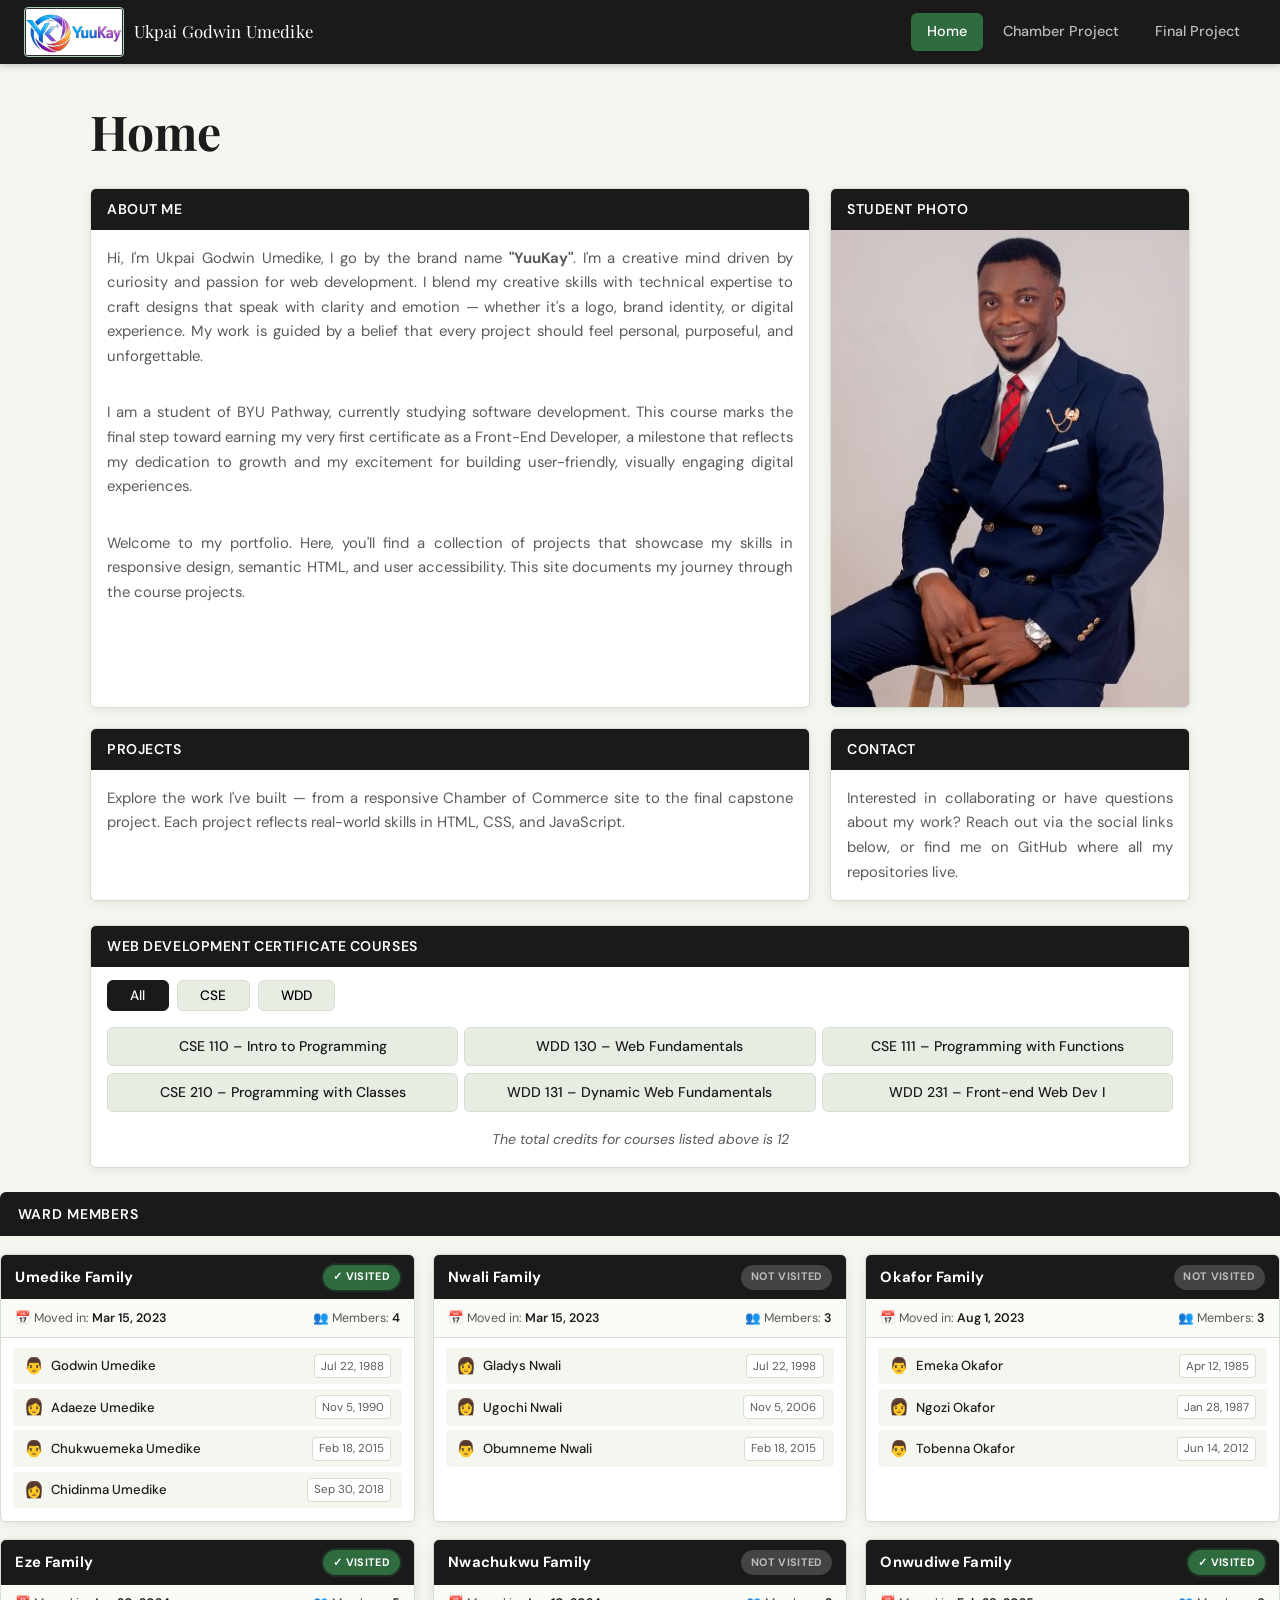
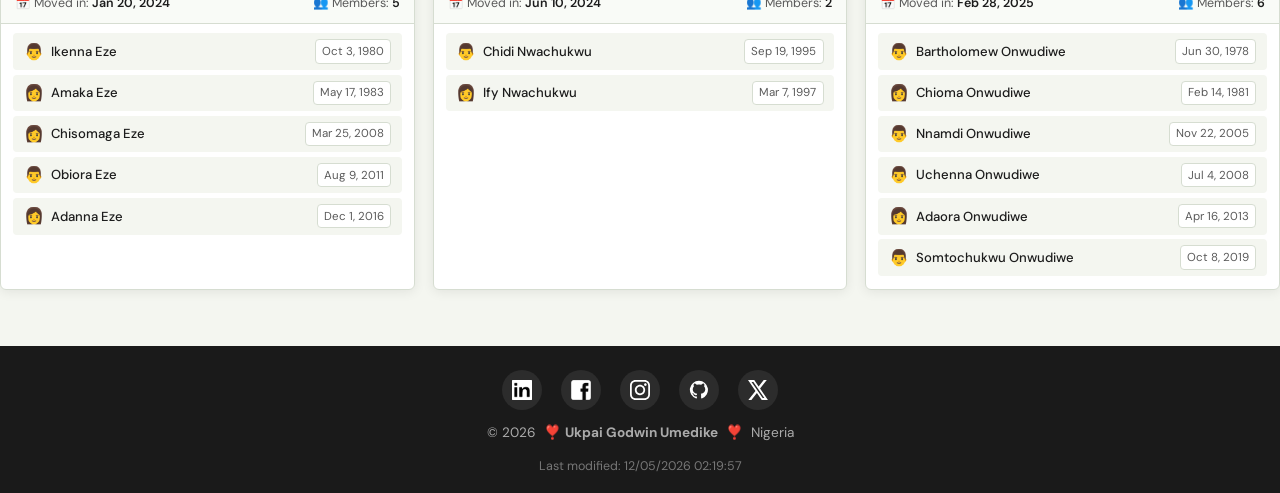
<file: index.html>
<!DOCTYPE html>
<html lang="en">
<head>
  <meta charset="UTF-8" />
  <meta name="viewport" content="width=device-width, initial-scale=1.0" />
  <meta name="description" content="Personal home page showcasing my web development projects." />
  <meta name="author" content="Ukpai Godwin Umedike" />
  <meta property="og:title"       content="Ukpai Godwin Umedike | YuuKay Portfolio" />
  <meta property="og:description" content="Personal home page showcasing web development projects by Ukpai Godwin Umedike (YuuKay) — a front-end developer and BYU Pathway student." />
  <meta property="og:image"       content="images/yuukaylogo.png" />
  <meta property="og:url"         content="https://umedikeukpai.github.io/index.html" />
  <title>Home - Ukpai Godwin Umedike</title>
  <link rel="preconnect" href="https://fonts.googleapis.com" />
  <link rel="preconnect" href="https://fonts.gstatic.com" crossorigin />
  <link href="https://fonts.googleapis.com/css2?family=Playfair+Display:wght@700&family=DM+Sans:wght@400;500&display=swap" rel="stylesheet" />
  <link rel="icon" href="images/favicon.ico">
  <link rel="stylesheet" href="styles/base.css" />
  <script src="scripts/navigation.js" defer></script>
  <script src="scripts/dates.js" defer></script>
  <script src="scripts/course.js" defer></script>
  <script src="scripts/members.js" defer></script>
</head>
<body>

<!--  HEADER  -->
<header>
  <nav class="navbar">
    <div class="nav-top">

      <div class="logo">
        <a href="index.html">
          <img src="images/yuukaylogo.svg" alt="Yuukay Logo" />
        </a>
        <span>Ukpai Godwin Umedike</span>
      </div>

      <!-- Hamburger (small screens) -->
      <button class="hamburger" aria-label="Toggle navigation" aria-expanded="false" id="menuBtn">
        <span></span><span></span><span></span>
      </button>

      <!-- Nav links -->
      <nav id="mainNav" aria-label="Primary navigation">
        <ul>
          <li><a href="index.html" class="active">Home</a></li>
          <li><a href="chamber/index.html">Chamber Project</a></li>
          <li><a href="final/index.html">Final Project</a></li>
        </ul>
      </nav>

    </div>
  </nav>
</header>

<!-- MAIN  -->
<main>
  <div class="container">

    <h1>Home<span class="highlight"></span></h1>

    <div class="sections-grid">

      <!-- About Me card -->
      <section class="card card--about">
        <h2>About Me</h2>
        <p>
          Hi, I'm Ukpai Godwin Umedike, I go by the brand name <strong>"YuuKay"</strong>.
          I'm a creative mind driven by curiosity and passion for web development.
          I blend my creative skills with technical expertise to craft designs that speak with
          clarity and emotion — whether it's a logo, brand identity, or digital experience.
          My work is guided by a belief that every project should feel personal, purposeful,
          and unforgettable.
        </p>
        <p>
          I am a student of BYU Pathway, currently studying software development.
          This course marks the final step toward earning my very first certificate as a
          Front-End Developer, a milestone that reflects my dedication to growth and my
          excitement for building user-friendly, visually engaging digital experiences.
        </p>
        <p>
          Welcome to my portfolio. Here, you'll find a collection of projects that showcase
          my skills in responsive design, semantic HTML, and user accessibility. This site
          documents my journey through the course projects.
        </p>
      </section>

      <!-- Student Photo card -->
      <section class="card card--photo">
        <h2>Student Photo</h2>
        <img src="images/ukpai.jpg" alt="Student Photo of Ukpai Godwin Umedike" />
      </section>

      <!-- Projects card -->
      <section class="card card--projects">
        <span class="card-num" aria-hidden="true"></span>
        <h2>Projects</h2>
        <p>
          Explore the work I've built — from a responsive Chamber of Commerce site to
          the final capstone project. Each project reflects real-world skills in HTML,
          CSS, and JavaScript.
        </p>
      </section>

      <!-- Contact card -->
      <section class="card card--contact">
        <span class="card-num" aria-hidden="true"></span>
        <h2>Contact</h2>
        <p>
          Interested in collaborating or have questions about my work? Reach out via
          the social links below, or find me on GitHub where all my repositories live.
        </p>
      </section>

    </div>

    <!-- Course section injected by course.js -->
  </div>
   <!-- Ward Members Section (populated by members.js) -->
    <section id="wardSection">
      <h2>Ward Members</h2>
      <div id="wardList"></div>
    </section>
</main>

<!-- FOOTER  -->
<footer>
  <div class="footer-inner">

    <div class="social-links" aria-label="Social media links">

      <!-- LinkedIn -->
      <a href="https://www.linkedin.com/in/ukpaigodwinumedike" target="_blank" rel="noopener" aria-label="LinkedIn">
        <img src="images/linkedinicon.svg" alt="LinkedIn" />
      </a>

      <!-- Facebook -->
      <a href="https://www.facebook.com/yuu.kay.611612" target="_blank" rel="noopener" aria-label="Facebook">
        <img src="images/facebookicon.svg" alt="Facebook" />
      </a>

       <!-- Instagram -->
      <a href="https://www.instagram.com/umedikeenyinnaya" target="_blank" rel="noopener" aria-label="Instagram">
        <img src="images/instagramicon.svg" alt="Instagram" />
      </a>

      <!-- GitHub -->
      <a href="https://github.com/UmedikeUkpai" target="_blank" rel="noopener" aria-label="GitHub">
        <img src="images/githubicon.svg" alt="GitHub" />
      </a>

      <!-- Twitter / X -->
      <a href="https://twitter.com/Yuukay26" target="_blank" rel="noopener" aria-label="Twitter / X">
        <img src="images/xicon.svg" alt="Twitter / X" />
      </a>

    </div>

    <div class="footer-info">
      <p>
        &copy; <span id="copyrightYear"></span> 
        &nbsp;❣️&nbsp;<strong>Ukpai Godwin Umedike</strong> &nbsp;❣️&nbsp; Nigeria
      </p>
    </div>

    <p id="lastModified"></p>

  </div>
</footer>

</body>
</html>
</file>
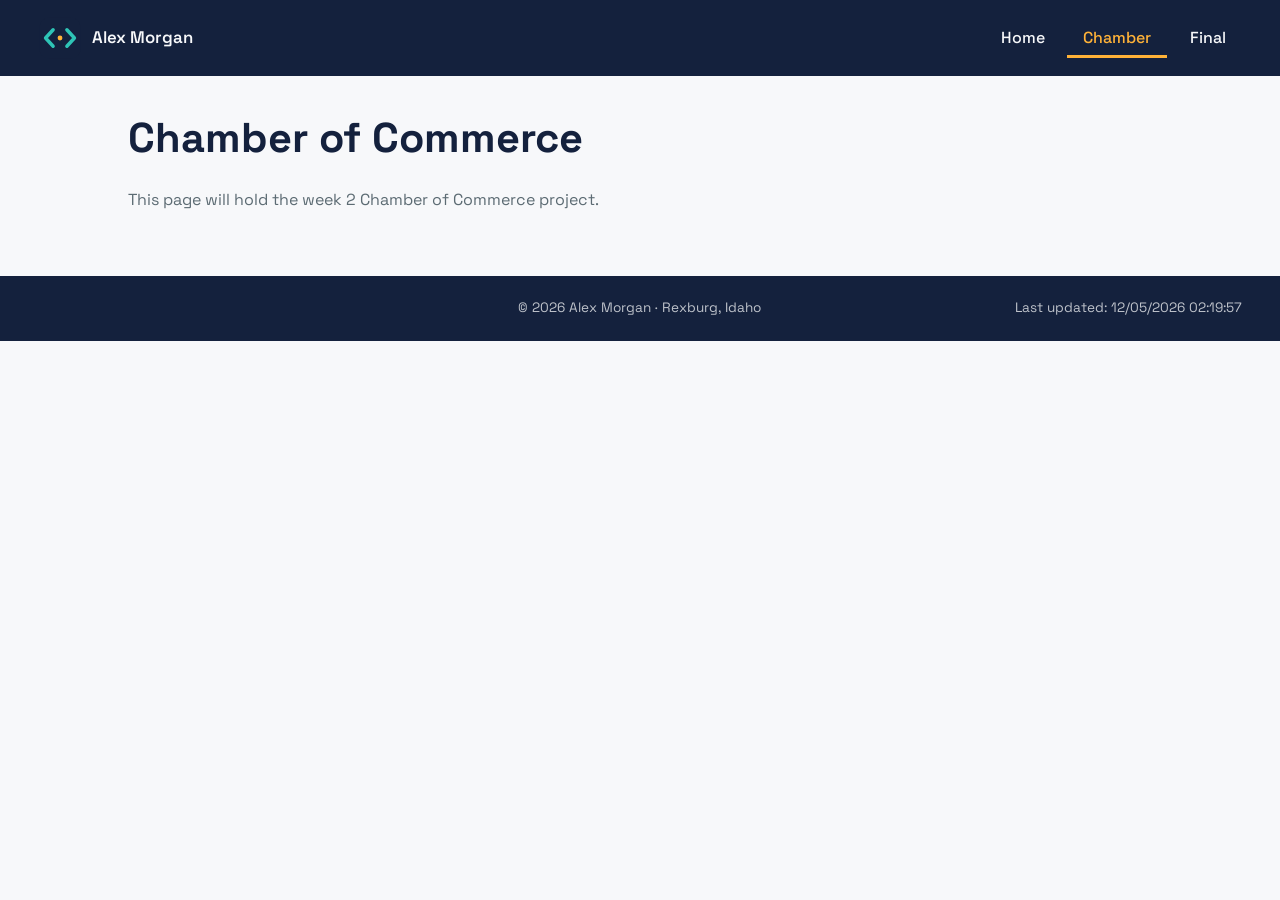
<file: chamber.html>
<!DOCTYPE html>
<html lang="en">
<head>
  <meta charset="UTF-8">
  <meta name="viewport" content="width=device-width, initial-scale=1.0">
  <title>Chamber | Alex Morgan</title>
  <meta name="description" content="Chamber of Commerce project page, coming in week 2 of WDD 231.">
  <meta name="author" content="Alex Morgan">
  <link href="https://fonts.googleapis.com/css2?family=Space+Grotesk:wght@400;500;600;700&display=swap" rel="stylesheet">
  <link rel="stylesheet" href="styles/normalize.css">
  <link rel="stylesheet" href="styles/small.css">
  <link rel="stylesheet" href="styles/larger.css">
  <script src="scripts/navigation.js" defer></script>
  <script src="scripts/date.js" defer></script>
</head>
<body>
  <header>
    <div class="brand">
      <img src="images/logo.svg" alt="" class="logo" width="44" height="44">
      <span class="site-name">Alex Morgan</span>
    </div>
    <button id="menuButton" class="hamburger" aria-expanded="false" aria-controls="primaryNav" aria-label="Open menu">
      <span class="bar"></span><span class="bar"></span><span class="bar"></span>
    </button>
    <nav id="primaryNav">
      <ul>
        <li><a href="index.html">Home</a></li>
        <li><a href="chamber.html" aria-current="page">Chamber</a></li>
        <li><a href="final.html">Final</a></li>
      </ul>
    </nav>
  </header>
  <main>
    <h1>Chamber of Commerce</h1>
    <p>This page will hold the week 2 Chamber of Commerce project.</p>
  </main>
  <footer>
    <div class="footer-social"></div>
    <p class="footer-meta">&copy; <span id="currentyear"></span> Alex Morgan &middot; Rexburg, Idaho</p>
    <p id="lastModified"></p>
  </footer>
</body>
</html>
</file>
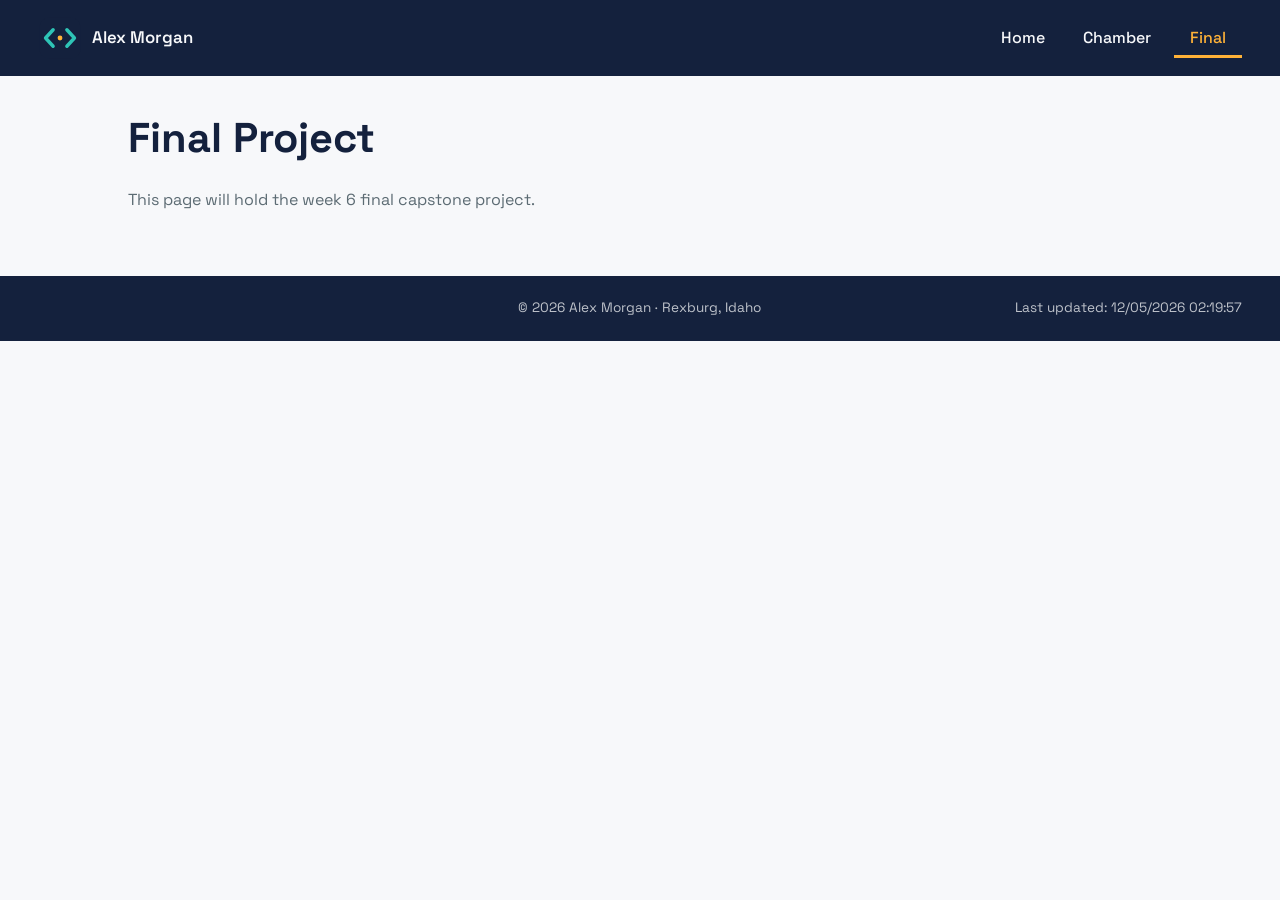
<file: Final.html>
<!DOCTYPE html>
<html lang="en">
<head>
  <meta charset="UTF-8">
  <meta name="viewport" content="width=device-width, initial-scale=1.0">
  <title>Final | Alex Morgan</title>
  <meta name="description" content="Final capstone project page, coming in week 6 of WDD 231.">
  <meta name="author" content="Alex Morgan">
  <link href="https://fonts.googleapis.com/css2?family=Space+Grotesk:wght@400;500;600;700&display=swap" rel="stylesheet">
  <link rel="stylesheet" href="styles/normalize.css">
  <link rel="stylesheet" href="styles/small.css">
  <link rel="stylesheet" href="styles/larger.css">
  <script src="scripts/navigation.js" defer></script>
  <script src="scripts/date.js" defer></script>
</head>
<body>
  <header>
    <div class="brand">
      <img src="images/logo.svg" alt="" class="logo" width="44" height="44">
      <span class="site-name">Alex Morgan</span>
    </div>
    <button id="menuButton" class="hamburger" aria-expanded="false" aria-controls="primaryNav" aria-label="Open menu">
      <span class="bar"></span><span class="bar"></span><span class="bar"></span>
    </button>
    <nav id="primaryNav">
      <ul>
        <li><a href="index.html">Home</a></li>
        <li><a href="chamber.html">Chamber</a></li>
        <li><a href="final.html" aria-current="page">Final</a></li>
      </ul>
    </nav>
  </header>
  <main>
    <h1>Final Project</h1>
    <p>This page will hold the week 6 final capstone project.</p>
  </main>
  <footer>
    <div class="footer-social"></div>
    <p class="footer-meta">&copy; <span id="currentyear"></span> Alex Morgan &middot; Rexburg, Idaho</p>
    <p id="lastModified"></p>
  </footer>
</body>
</html>
</file>
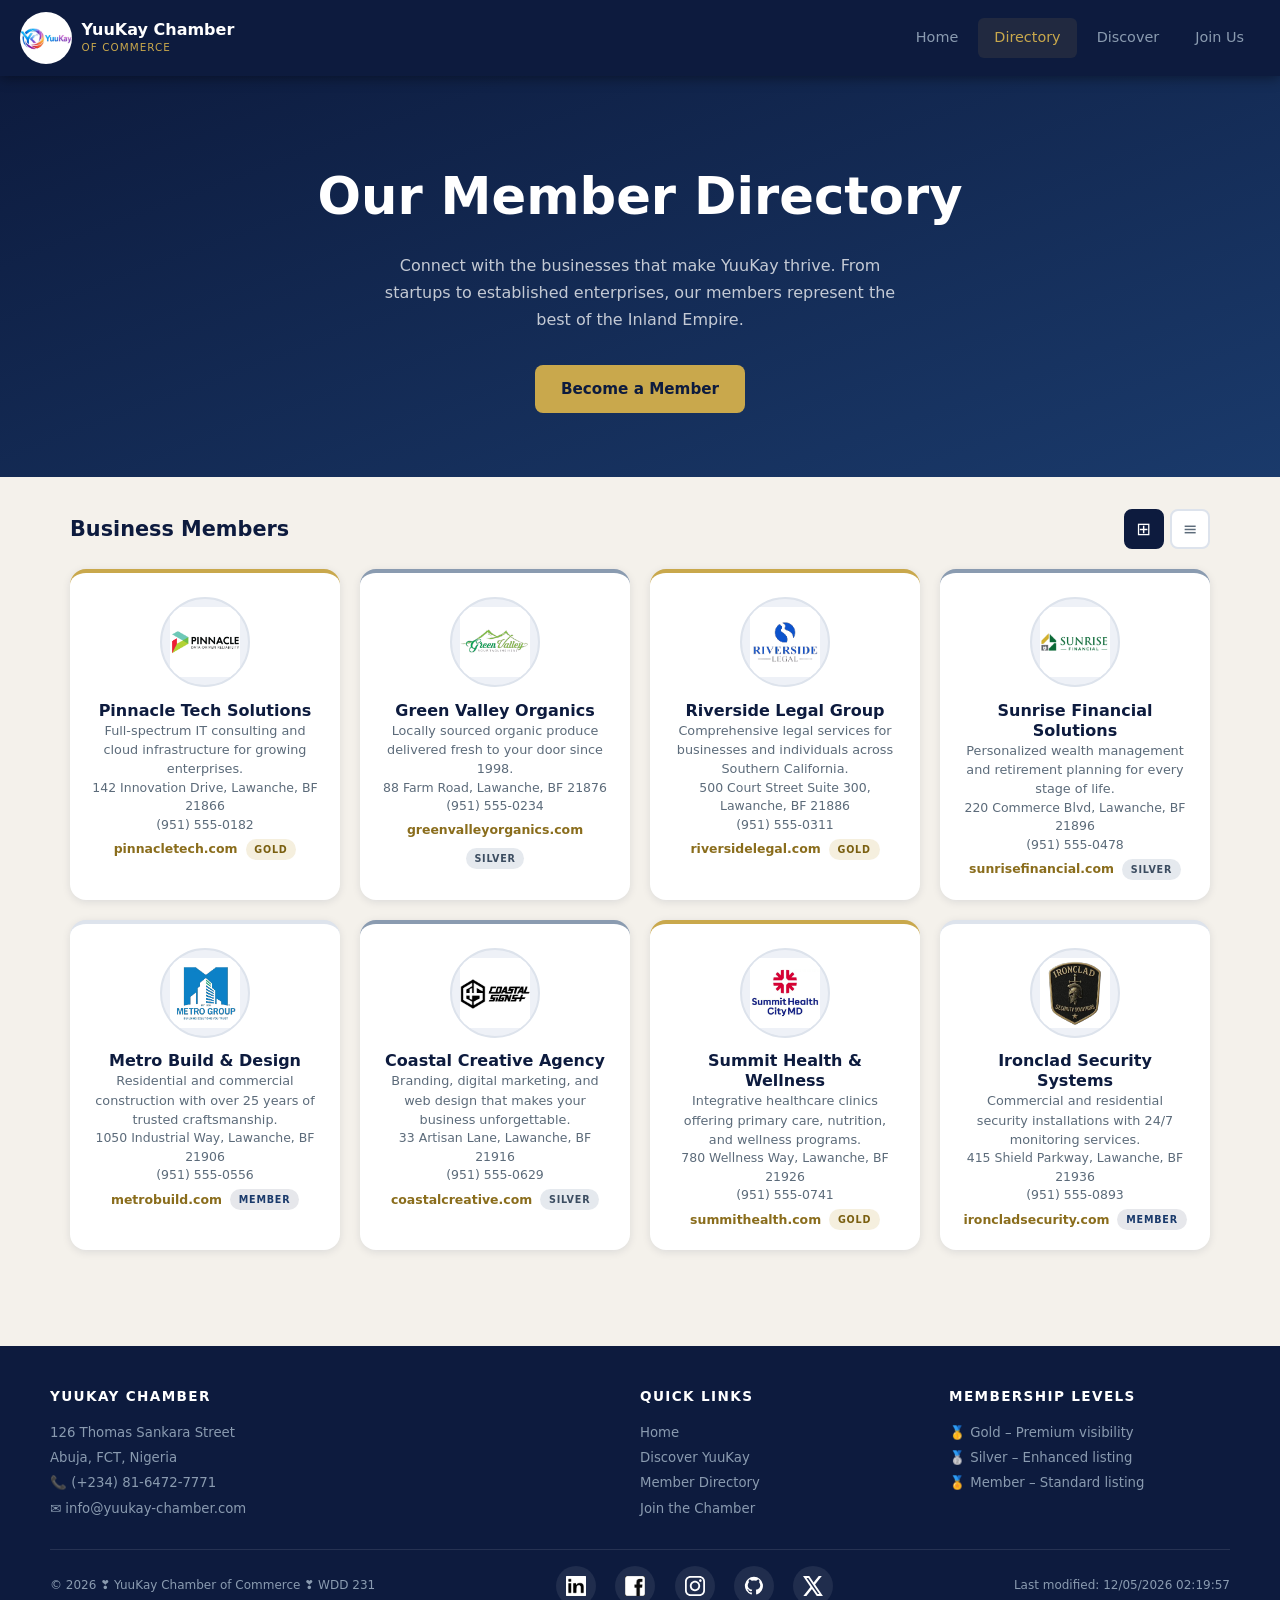
<file: chamber/directory.html>
<!DOCTYPE html>
<html lang="en">
<head>
  <meta charset="UTF-8">
  <meta name="viewport" content="width=device-width, initial-scale=1.0">
  <title>Member Directory – YuuKay Chamber of Commerce</title>
  <meta name="description" content="Browse the YuuKay Chamber of Commerce member directory featuring local businesses across all industries.">
  <meta name="author" content="Ukpai Godwin Umedike, WDD 231">
  <link rel="icon" type="image/png" sizes="32x32" href="images/favicon.png">
  <link rel="stylesheet" href="styles/normalize.css">
  <link rel="stylesheet" href="styles/small.css">
  <link rel="stylesheet" href="styles/large.css">
  <script src="script/directory.js" defer></script>
</head>
<body>

<header>
  <div class="header-logo">
    <a href="index.html">
      <img src="images/favicon.png" alt="YuuKay Chamber of Commerce Logo" width="52" height="52" onerror="this.style.display='none'">
      <div class="header-text">
        <h1>YuuKay Chamber</h1>
        <p>Of Commerce</p>
      </div>
    </a>
  </div>
  <button id="menu-btn" aria-label="Toggle navigation menu" aria-expanded="false" aria-controls="nav-menu">☰</button>
  <nav aria-label="Primary navigation">
    <ul id="nav-menu" role="menubar">
      <li role="none"><a href="index.html" role="menuitem">Home</a></li>
      <li role="none"><a href="directory.html"   role="menuitem" class="active">Directory</a></li>
      <li role="none"><a href="discover.html"    role="menuitem">Discover</a></li>
      <li role="none"><a href="join.html"        role="menuitem">Join Us</a></li>
    </ul>
  </nav>
</header>

<!-- Hero banner -->
<section class="dir-hero">
  <h2>Our Member Directory</h2>
  <p>Connect with the businesses that make YuuKay thrive. From startups to established enterprises, our members represent the best of the Inland Empire.</p>
  <a href="join.html" class="btn-primary">Become a Member</a>
</section>

<!-- Directory -->
<div class="dir-controls">
  <h3>Business Members</h3>
  <div class="view-toggle" role="group" aria-label="View toggle">
    <button class="view-btn active" id="btn-grid" aria-label="Grid view" title="Grid view">⊞</button>
    <button class="view-btn"        id="btn-list" aria-label="List view" title="List view">≡</button>
  </div>
</div>

<div id="member-container">
  <p id="dir-loading">Loading members…</p>
  <p id="dir-error"   style="display:none;"></p>
  <div id="member-grid" style="display:none;"></div>
</div>

<footer>
  <div class="footer-grid">
    <div class="footer-section">
      <h4>YuuKay Chamber</h4>
      <p>126 Thomas Sankara Street<br>Abuja, FCT, Nigeria</p>
      <p>📞 (+234) 81-6472-7771</p>
      <p>✉ info@yuukay-chamber.com</p>
    </div>
    <div class="footer-section">
      <h4>Quick Links</h4>
      <a href="index.html">Home</a>
      <a href="discover.html">Discover YuuKay</a>
      <a href="directory.html">Member Directory</a>
      <a href="join.html">Join the Chamber</a>
    </div>
    <div class="footer-section">
      <h4>Membership Levels</h4>
      <p>🥇 Gold – Premium visibility</p>
      <p>🥈 Silver – Enhanced listing</p>
      <p>🏅 Member – Standard listing</p>
    </div>
  </div>
  <div class="footer-bottom">
    <p>&copy; <span id="copyright-year"></span> ❣️ YuuKay Chamber of Commerce ❣️ WDD 231</p>
    <!-- FIX #9: relative image paths (no leading slash) -->
    <div class="social-links" aria-label="Social media links">
      <a href="https://www.linkedin.com/in/ukpaigodwinumedike" target="_blank" rel="noopener" aria-label="LinkedIn"><img src="images/linkedinicon.svg" alt=""></a>
      <a href="https://www.facebook.com/yuu.kay.611612" target="_blank" rel="noopener" aria-label="Facebook"><img src="images/facebookicon.svg" alt=""></a>
      <a href="https://www.instagram.com/umedikeenyinnaya" target="_blank" rel="noopener" aria-label="Instagram"><img src="images/instagramicon.svg" alt=""></a>
      <a href="https://github.com/UmedikeUkpai" target="_blank" rel="noopener" aria-label="GitHub"><img src="images/githubicon.svg" alt=""></a>
      <a href="https://twitter.com/Yuukay26" target="_blank" rel="noopener" aria-label="Twitter / X"><img src="images/xicon.svg" alt=""></a>
    </div>
    <!-- FIX #8: moved out of .social-links -->
    <p>Last modified: <span id="last-modified"></span></p>
  </div>
</footer>
</body>
</html>
</file>
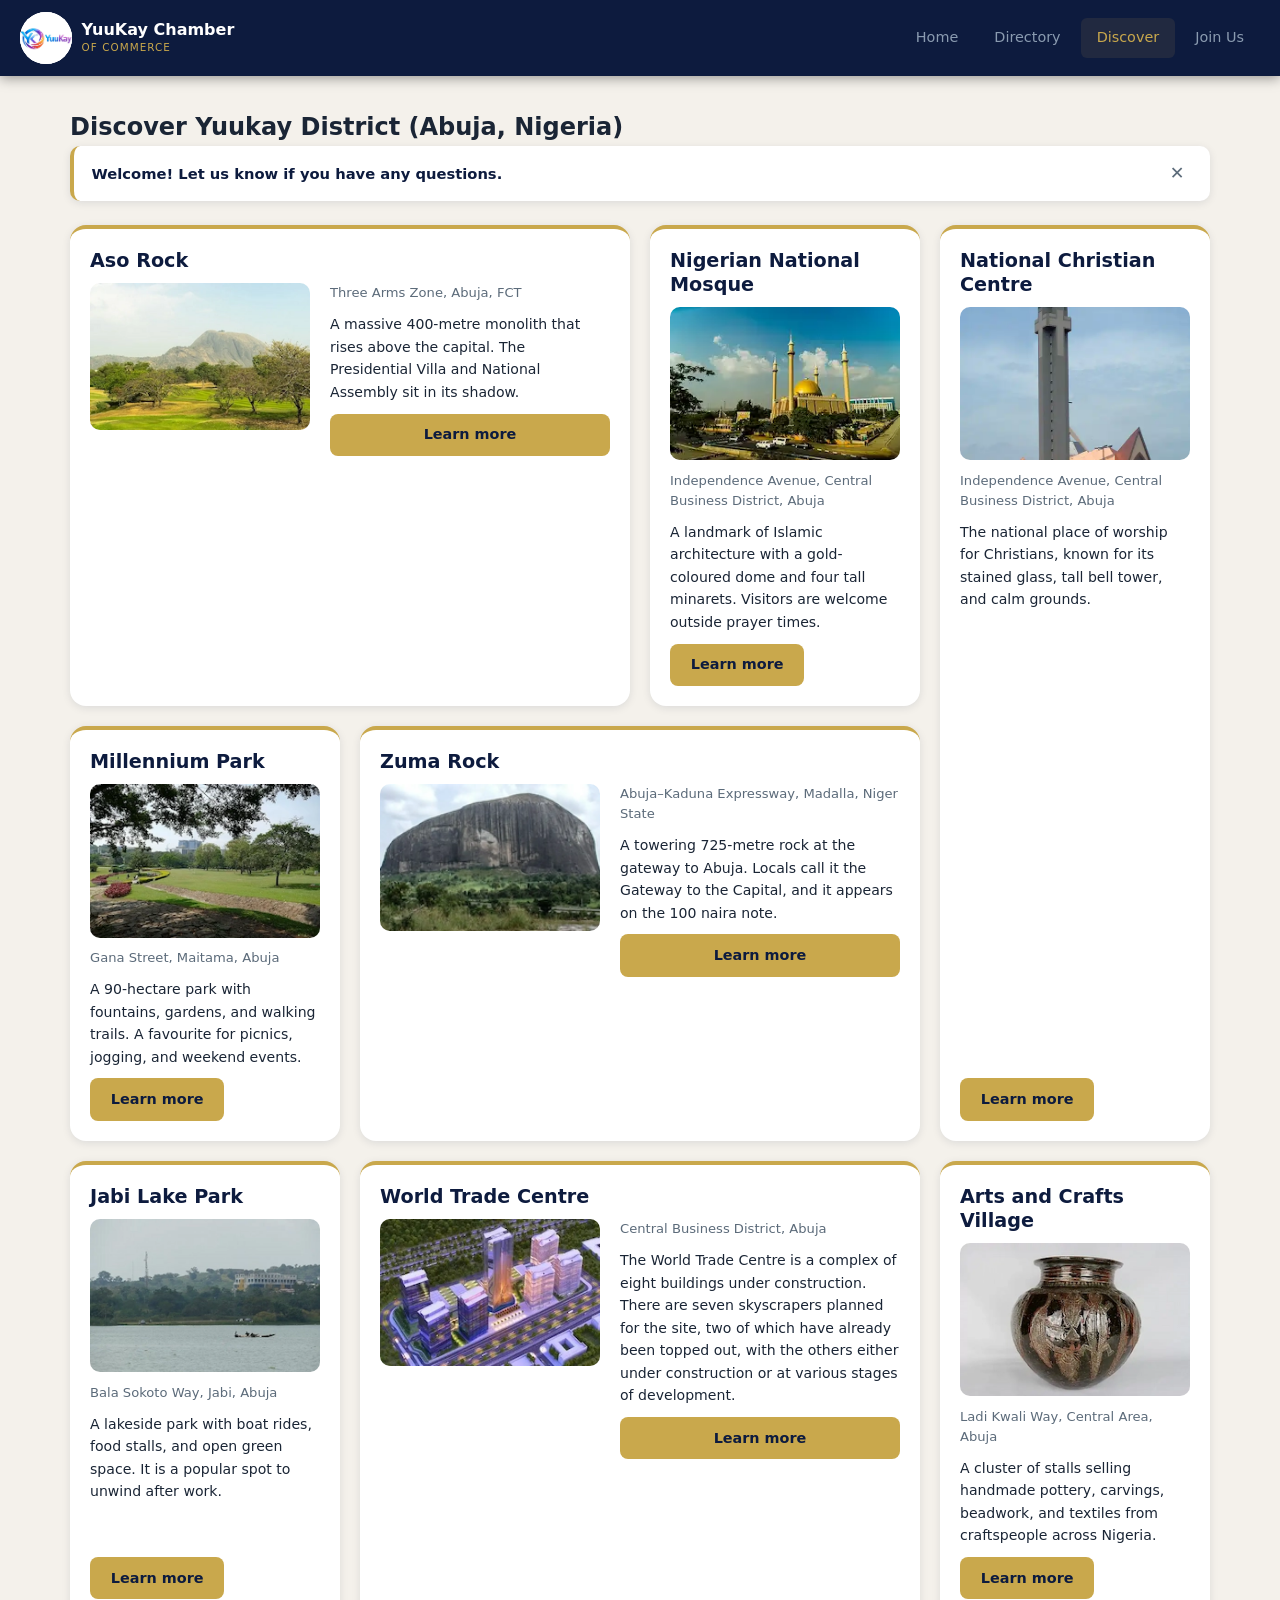
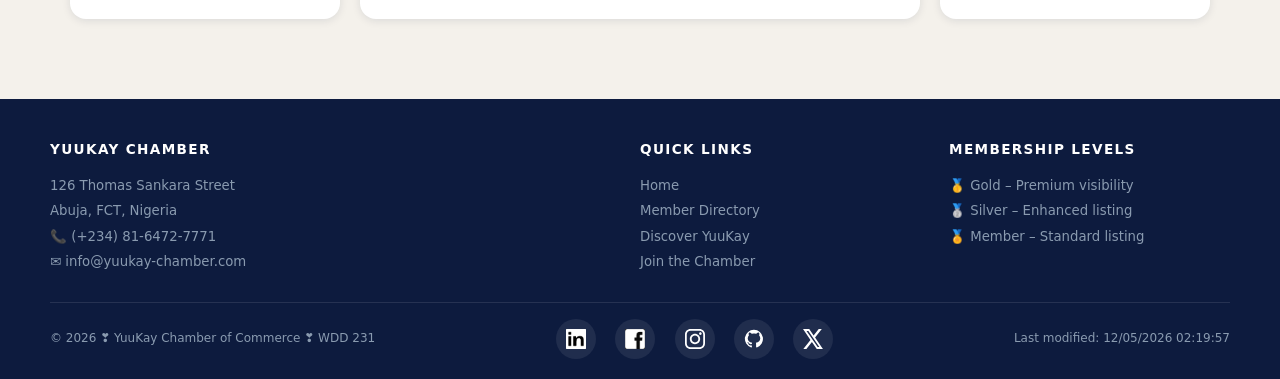
<file: chamber/discover.html>
<!DOCTYPE html>
<html lang="en">
<head>
  <meta charset="UTF-8">
  <meta name="viewport" content="width=device-width, initial-scale=1.0">
  <title>YuuKay Chamber of Commerce</title>
  <meta name="description" content="Explore our thriving business community. Browse the YuuKay Chamber of Commerce member directory featuring local businesses across all industries.">
  <meta name="author" content="Ukpai Godwin Umedike, WDD 231">
  <link rel="icon" type="image/png" sizes="32x32" href="images/favicon.png">
  <meta property="og:title" content="YuuKay Chamber of Commerce – Home">
  <meta property="og:description" content="Explore our thriving business community. Browse the YuuKay Chamber of Commerce member directory featuring local businesses across all industries.">
  <meta property="og:image" content="https://UmedikeUkpai.github.io/wdd231/chamber/images/og-image.jpg">
  <meta property="og:url" content="https://UmedikeUkpai.github.io/wdd231/chamber/index.html">
  <meta property="og:type" content="website">
  <link rel="stylesheet" href="styles/normalize.css">
  <link rel="stylesheet" href="styles/small.css">
  <link rel="stylesheet" href="styles/large.css">
  <link rel="stylesheet" href="/chamber/styles/discover.css">
  <link rel="modulepreload" href="data/discover.mjs">
  <link rel="preload" as="image" href="/chamber/images/abuja_aso_rock.webp" fetchpriority="high">
  <script src="script/discover.js" type="module"></script>
</head>
<body>

<header>
  <div class="header-logo">
    <a href="index.html">
      <img src="images/favicon.svg" alt="YuuKay Chamber of Commerce Logo" width="52" height="52" onerror="this.style.display='none'">
      <div class="header-text">
        <h1>YuuKay Chamber</h1>
        <p>Of Commerce</p>
      </div>
    </a>
  </div>
  <button id="menu-btn" aria-label="Toggle navigation menu" aria-expanded="false" aria-controls="nav-menu">☰</button>
  <nav aria-label="Primary navigation">
    <ul id="nav-menu">
      <li><a href="index.html" >Home</a></li>
      <li><a href="directory.html">Directory</a></li>
      <li><a href="discover.html" class="active" aria-current="page">Discover</a></li>
      <li><a href="join.html">Join Us</a></li>
    </ul>
  </nav>
</header>

<main class="discover-main">
  <h2>Discover Yuukay District (Abuja, Nigeria)</h2>

  <div id="visit-message" role="status" hidden>
    <p></p>
    <button type="button" aria-label="Close message">✕</button>
  </div>

  <div id="discover-grid"></div>
</main>

<footer>
  <div class="footer-grid">
    <div class="footer-section">
      <h4>YuuKay Chamber</h4>
      <p>126 Thomas Sankara Street<br>Abuja, FCT, Nigeria</p>
      <p>📞 (+234) 81-6472-7771</p>
      <p>✉ info@yuukay-chamber.com</p>
    </div>
    <div class="footer-section">
      <h4>Quick Links</h4>
      <a href="index.html">Home</a>
      <a href="directory.html">Member Directory</a>
      <a href="discover.html">Discover YuuKay</a>
      <a href="join.html">Join the Chamber</a>
    </div>
    <div class="footer-section">
      <h4>Membership Levels</h4>
      <p>🥇 Gold – Premium visibility</p>
      <p>🥈 Silver – Enhanced listing</p>
      <p>🏅 Member – Standard listing</p>
    </div>
  </div>
  <div class="footer-bottom">
    <p>&copy; <span id="copyright-year"></span> ❣️ YuuKay Chamber of Commerce ❣️ WDD 231</p>
    <div class="social-links" aria-label="Social media links">
      <a href="https://www.linkedin.com/in/ukpaigodwinumedike" target="_blank" rel="noopener" aria-label="LinkedIn"><img src="images/linkedinicon.svg" alt=""></a>
      <a href="https://www.facebook.com/yuu.kay.611612" target="_blank" rel="noopener" aria-label="Facebook"><img src="images/facebookicon.svg" alt=""></a>
      <a href="https://www.instagram.com/umedikeenyinnaya" target="_blank" rel="noopener" aria-label="Instagram"><img src="images/instagramicon.svg" alt=""></a>
      <a href="https://github.com/UmedikeUkpai" target="_blank" rel="noopener" aria-label="GitHub"><img src="images/githubicon.svg" alt=""></a>
      <a href="https://twitter.com/Yuukay26" target="_blank" rel="noopener" aria-label="Twitter / X"><img src="images/xicon.svg" alt=""></a>
    </div>
    <p>Last modified: <span id="last-modified"></span></p>
  </div>
</footer>
</body>
</html>
</file>
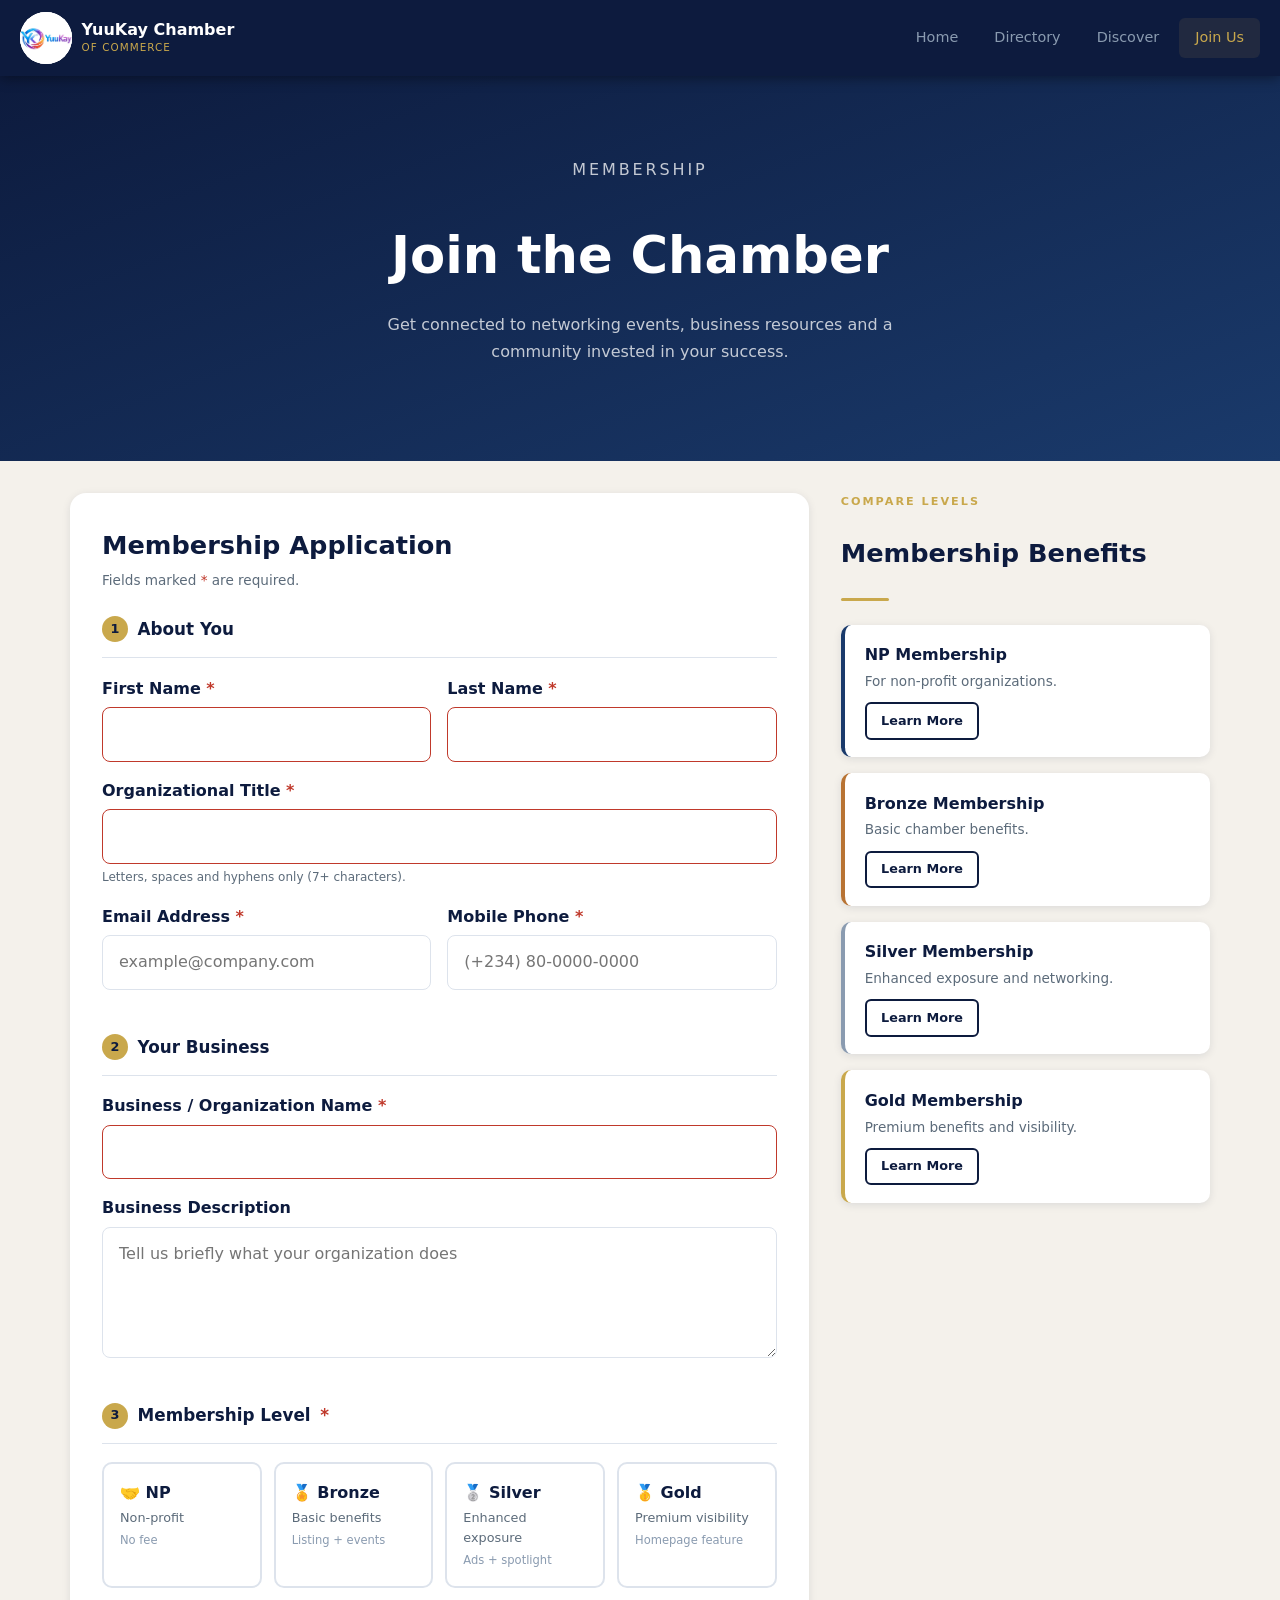
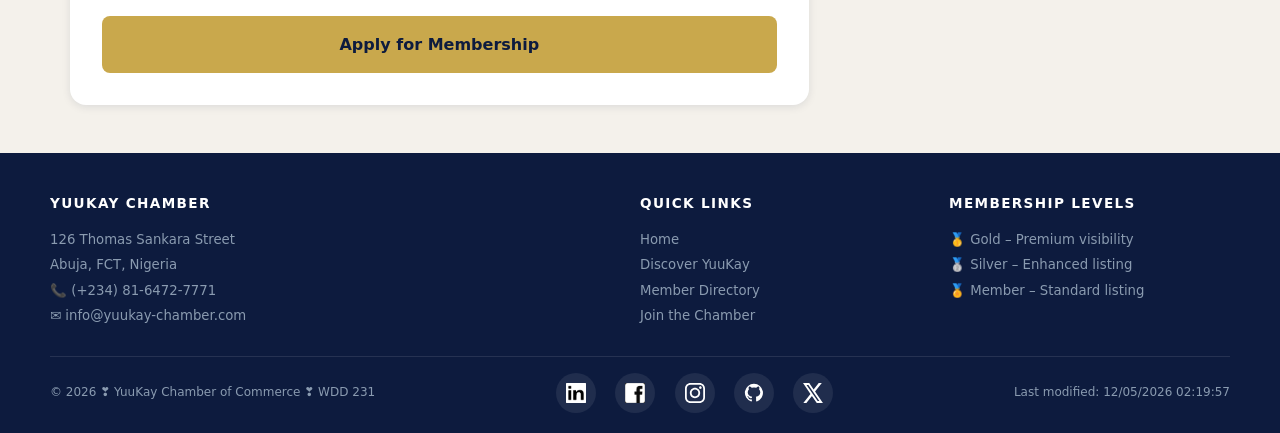
<file: chamber/join.html>
<!DOCTYPE html>
<html lang="en">
<head>
  <meta charset="UTF-8">
  <meta name="viewport" content="width=device-width, initial-scale=1.0">
  <title>Join the Chamber | YuuKay Chamber of Commerce</title>
  <meta name="description" content="Apply for membership in the YuuKay Chamber of Commerce and connect with our thriving business community.">
  <meta name="author" content="Ukpai Godwin Umedike, WDD 231">
  <link rel="icon" type="image/png" sizes="32x32" href="images/favicon.png">
  <link rel="stylesheet" href="styles/normalize.css">
  <link rel="stylesheet" href="styles/small.css">
  <link rel="stylesheet" href="styles/join.css">
  <link rel="stylesheet" href="styles/large.css">
  <script src="script/join.js" defer></script>
</head>
<body>

<header>
  <div class="header-logo">
    <a href="index.html">
      <img src="images/favicon.svg" alt="YuuKay Chamber of Commerce Logo" width="52" height="52" onerror="this.style.display='none'">
      <div class="header-text"><h1>YuuKay Chamber</h1><p>Of Commerce</p></div>
    </a>
  </div>
  <button id="menu-btn" aria-label="Toggle navigation menu" aria-expanded="false" aria-controls="nav-menu">☰</button>
  <nav aria-label="Primary navigation">
    <ul id="nav-menu">
      <li><a href="index.html">Home</a></li>
      <li><a href="directory.html">Directory</a></li>
      <li><a href="discover.html">Discover</a></li>
      <li><a href="join.html" class="active" aria-current="page">Join Us</a></li>
    </ul>
  </nav>
</header>

<section class="dir-hero">
  <p class="hero-eyebrow">Membership</p>
  <h2>Join the Chamber</h2>
  <p>Get connected to networking events, business resources and a community invested in your success.</p>
</section>

<main class="join-page">
  <div class="join-grid">

    <!-- ── FORM ── -->
    <form class="join-form" method="get" action="thankyou.html">
      <h2>Membership Application</h2>
      <p class="form-intro">Fields marked <span class="req">*</span> are required.</p>

      <fieldset>
        <legend><span class="step">1</span> About You</legend>
        <div class="form-row">
          <div class="form-group">
            <label for="fname">First Name <span class="req">*</span></label>
            <input type="text" id="fname" name="fname" autocomplete="given-name" required>
          </div>
          <div class="form-group">
            <label for="lname">Last Name <span class="req">*</span></label>
            <input type="text" id="lname" name="lname" autocomplete="family-name" required>
          </div>
        </div>
        <div class="form-group">
          <label for="orgtitle">Organizational Title <span class="req">*</span></label>
          <input type="text" id="orgtitle" name="orgtitle" autocomplete="organization-title"
                 pattern="[A-Za-z\s\-]{7,}" title="Minimum 7 characters. Letters, spaces and hyphens only." required>
          <small>Letters, spaces and hyphens only (7+ characters).</small>
        </div>
        <div class="form-row">
          <div class="form-group">
            <label for="email">Email Address <span class="req">*</span></label>
            <input type="email" id="email" name="email" placeholder="example@company.com" autocomplete="email" required>
          </div>
          <div class="form-group">
            <label for="phone">Mobile Phone <span class="req">*</span></label>
            <input type="tel" id="phone" name="phone" placeholder="(+234) 80-0000-0000" autocomplete="tel" required>
          </div>
        </div>
      </fieldset>

      <fieldset>
        <legend><span class="step">2</span> Your Business</legend>
        <div class="form-group">
          <label for="business">Business / Organization Name <span class="req">*</span></label>
          <input type="text" id="business" name="business" autocomplete="organization" required>
        </div>
        <div class="form-group">
          <label for="description">Business Description</label>
          <textarea id="description" name="description" rows="4" placeholder="Tell us briefly what your organization does"></textarea>
        </div>
      </fieldset>

      <fieldset>
        <legend><span class="step">3</span> Membership Level <span class="req">*</span></legend>
        <div class="plans">
          <label class="plan">
            <input type="radio" name="membership" value="np" required>
            <span class="plan-body"><strong>🤝 NP</strong><em>Non-profit</em><small>No fee</small></span>
          </label>
          <label class="plan">
            <input type="radio" name="membership" value="bronze">
            <span class="plan-body"><strong>🏅 Bronze</strong><em>Basic benefits</em><small>Listing + events</small></span>
          </label>
          <label class="plan">
            <input type="radio" name="membership" value="silver">
            <span class="plan-body"><strong>🥈 Silver</strong><em>Enhanced exposure</em><small>Ads + spotlight</small></span>
          </label>
          <label class="plan">
            <input type="radio" name="membership" value="gold">
            <span class="plan-body"><strong>🥇 Gold</strong><em>Premium visibility</em><small>Homepage feature</small></span>
          </label>
        </div>
      </fieldset>

      <input type="hidden" id="timestamp" name="timestamp">
      <button type="submit" class="btn-primary submit-btn">Apply for Membership</button>
    </form>

    <!-- ── MEMBERSHIP INFO ── -->
    <aside class="plan-info">
      <p class="section-label">Compare Levels</p>
      <h2 class="section-title">Membership Benefits</h2>
      <div class="section-rule"></div>

      <div class="info-card level-np">
        <h3>NP Membership</h3>
        <p>For non-profit organizations.</p>
        <button type="button" class="learn-btn" data-modal="npModal">Learn More</button>
      </div>
      <div class="info-card level-bronze">
        <h3>Bronze Membership</h3>
        <p>Basic chamber benefits.</p>
        <button type="button" class="learn-btn" data-modal="bronzeModal">Learn More</button>
      </div>
      <div class="info-card level-silver">
        <h3>Silver Membership</h3>
        <p>Enhanced exposure and networking.</p>
        <button type="button" class="learn-btn" data-modal="silverModal">Learn More</button>
      </div>
      <div class="info-card level-gold">
        <h3>Gold Membership</h3>
        <p>Premium benefits and visibility.</p>
        <button type="button" class="learn-btn" data-modal="goldModal">Learn More</button>
      </div>
    </aside>

  </div>
</main>

<!-- ── MODALS ── -->
<dialog id="npModal">
  <h2>NP Membership</h2>
  <p>Designed for non-profit organizations.</p>
  <ul><li>No membership fee</li><li>Community networking</li><li>Directory listing</li></ul>
  <button type="button" class="close-btn">Close</button>
</dialog>
<dialog id="bronzeModal">
  <h2>Bronze Membership</h2>
  <ul><li>Business listing</li><li>Networking events</li><li>Training opportunities</li></ul>
  <button type="button" class="close-btn">Close</button>
</dialog>
<dialog id="silverModal">
  <h2>Silver Membership</h2>
  <ul><li>All Bronze benefits</li><li>Advertising opportunities</li><li>Business spotlight</li></ul>
  <button type="button" class="close-btn">Close</button>
</dialog>
<dialog id="goldModal">
  <h2>Gold Membership</h2>
  <ul><li>All Silver benefits</li><li>Homepage feature</li><li>Event sponsorship discounts</li></ul>
  <button type="button" class="close-btn">Close</button>
</dialog>

<footer>
  <div class="footer-grid">
    <div class="footer-section">
      <h4>YuuKay Chamber</h4>
      <p>126 Thomas Sankara Street<br>Abuja, FCT, Nigeria</p>
      <p>📞 (+234) 81-6472-7771</p>
      <p>✉ info@yuukay-chamber.com</p>
    </div>
    <div class="footer-section">
      <h4>Quick Links</h4>
      <a href="index.html">Home</a>
      <a href="discover.html">Discover YuuKay</a>
      <a href="directory.html">Member Directory</a>
      <a href="join.html">Join the Chamber</a>
    </div>
    <div class="footer-section">
      <h4>Membership Levels</h4>
      <p>🥇 Gold – Premium visibility</p>
      <p>🥈 Silver – Enhanced listing</p>
      <p>🏅 Member – Standard listing</p>
    </div>
  </div>
  <div class="footer-bottom">
    <p>&copy; <span id="copyright-year"></span> ❣️ YuuKay Chamber of Commerce ❣️ WDD 231</p>
    <!-- FIX #9: relative image paths (no leading slash) -->
    <div class="social-links" aria-label="Social media links">
      <a href="https://www.linkedin.com/in/ukpaigodwinumedike" target="_blank" rel="noopener" aria-label="LinkedIn"><img src="images/linkedinicon.svg" alt=""></a>
      <a href="https://www.facebook.com/yuu.kay.611612" target="_blank" rel="noopener" aria-label="Facebook"><img src="images/facebookicon.svg" alt=""></a>
      <a href="https://www.instagram.com/umedikeenyinnaya" target="_blank" rel="noopener" aria-label="Instagram"><img src="images/instagramicon.svg" alt=""></a>
      <a href="https://github.com/UmedikeUkpai" target="_blank" rel="noopener" aria-label="GitHub"><img src="images/githubicon.svg" alt=""></a>
      <a href="https://twitter.com/Yuukay26" target="_blank" rel="noopener" aria-label="Twitter / X"><img src="images/xicon.svg" alt=""></a>
    </div>
    <!-- FIX #8: moved out of .social-links -->
    <p>Last modified: <span id="last-modified"></span></p>
  </div>
</footer>
</body>
</html>
</file>
<file: styles/base.css>
/* ══════════════════════════════════════════════════════════
   base.css  |  YuuKay Portfolio  |  Ukpai Godwin Umedike
   ══════════════════════════════════════════════════════════ */

/* 0. CSS VARIABLES */
:root {
  --clr-bg:         #f4f6f0;
  --clr-surface:    #ffffff;
  --clr-nav:        #1a1a1a;
  --clr-nav-text:   #ffffff;
  --clr-accent:     #2e6b3e;        /* deep green */
  --clr-accent2:    #a8d5b5;        /* soft mint */
  --clr-text:       #1c1c1c;
  --clr-muted:      #5a5a5a;
  --clr-border:     #d6ddd1;
  --clr-card-head:  #1a1a1a;
  --clr-card-head-text: #ffffff;
  --clr-btn:        #e8ede4;
  --clr-btn-active: #1a1a1a;
  --clr-btn-active-text: #ffffff;
  --clr-footer-bg:  #1a1a1a;
  --clr-footer-text:#e0e0e0;

  --font-display:   'Playfair Display', Georgia, serif;
  --font-body:      'DM Sans', sans-serif;

  --radius:         6px;
  --shadow:         0 2px 12px rgba(0,0,0,0.08);
  --transition:     0.22s ease;
  --nav-height:     64px;
}

/* 1. RESET */
*, *::before, *::after { box-sizing: border-box; margin: 0; padding: 0; }
html { scroll-behavior: smooth; }
body {
  font-family: var(--font-body);
  background: var(--clr-bg);
  color: var(--clr-text);
  line-height: 1.65;
  min-height: 100vh;
  display: flex;
  flex-direction: column;
}
img { display: block; max-width: 100%; }
a { color: inherit; text-decoration: none; }
ul { list-style: none; }

/* 2. HEADER / NAVBAR  */
header {
  position: sticky;
  top: 0;
  z-index: 100;
  background: var(--clr-nav);
  box-shadow: 0 1px 8px rgba(0,0,0,0.25);
}

.navbar { width: 100%; }

.nav-top {
  display: flex;
  align-items: center;
  justify-content: space-between;
  padding: 0 1.5rem;
  height: var(--nav-height);
  gap: 1rem;
}

/* Logo */
.logo {
  display: flex;
  align-items: center;
  gap: 0.6rem;
  flex-shrink: 0;
}
.logo img {
  width: 100px;
  height: 50px;
  object-fit: cover;
  /* fallback box when SVG missing */
  border: 1px solid var(--clr-accent2);
  border-radius: 4px;
  padding: 1px;
  background: #2a2a2a;
}
.logo span {
  font-family: var(--font-display);
  font-size: 1.05rem;
  color: var(--clr-nav-text);
  white-space: nowrap;
  letter-spacing: 0.01em;
}

/* Desktop nav links */
#mainNav ul {
  display: flex;
  gap: 0.25rem;
}
#mainNav ul li a {
  display: block;
  padding: 0.45rem 1rem;
  border-radius: var(--radius);
  font-size: 0.9rem;
  font-weight: 500;
  color: #bbb;
  transition: color var(--transition), background var(--transition);
}
#mainNav ul li a:hover { color: #fff; background: rgba(255,255,255,0.07); }
#mainNav ul li a.active {
  color: var(--clr-nav-text);
  background: var(--clr-accent);
}

/* Hamburger */
.hamburger {
  display: none;
  flex-direction: column;
  justify-content: center;
  align-items: center;
  gap: 5px;
  width: 40px;
  height: 40px;
  background: transparent;
  border: none;
  cursor: pointer;
  padding: 4px;
  border-radius: var(--radius);
  transition: background var(--transition);
}
.hamburger:hover { background: rgba(255,255,255,0.1); }
.hamburger span {
  display: block;
  width: 22px;
  height: 2px;
  background: var(--clr-nav-text);
  border-radius: 2px;
  transition: transform var(--transition), opacity var(--transition);
  transform-origin: center;
}

/* Hamburger → X when open */
.hamburger[aria-expanded="true"] span:nth-child(1) { transform: translateY(7px) rotate(45deg); }
.hamburger[aria-expanded="true"] span:nth-child(2) { opacity: 0; }
.hamburger[aria-expanded="true"] span:nth-child(3) { transform: translateY(-7px) rotate(-45deg); }

/*3. MAIN / CONTAINER */
main { flex: 1; padding: 2.5rem 0 3rem; }

.container {
  width: min(1100px, 94%);
  margin: 0 auto;
}

/* Page heading */
h1 {
  font-family: var(--font-display);
  font-size: clamp(2rem, 5vw, 3rem);
  margin-bottom: 1.8rem;
  line-height: 1.15;
}
.highlight { color: var(--clr-accent); }

/* 4. SECTIONS GRID (About + Photo row) */
.sections-grid {
  display: grid;
  grid-template-columns: 2fr 1fr;
  gap: 1.25rem;
  margin-bottom: 1.25rem;
}

/* 4b. BOTTOM GRID (Projects + Contact row)  */
.bottom-grid {
  display: grid;
  grid-template-columns: 1fr 1fr;
  gap: 1.25rem;
  margin-top: 1.25rem;
}

/* Photo card sits in top-right */
.card.card--photo {
  grid-column: 2;
  grid-row: 1;
}

/* Projects and Contact sit in row 2, each half */
.card.card--projects,
.card.card--contact {
  grid-column: auto;
}

/* 5. CARD */
.card {
  background: var(--clr-surface);
  border-radius: var(--radius);
  overflow: hidden;
  box-shadow: var(--shadow);
  border: 1px solid var(--clr-border);
  position: relative;
  animation: fadeUp 0.5s ease both;
}

/* card number badge */
.card-num {
  position: absolute;
  top: 0.75rem;
  right: 1rem;
  font-family: var(--font-display);
  font-size: 0.75rem;
  color: var(--clr-border);
  letter-spacing: 0.05em;
}

/* Card heading bar */
.card h2 {
  background: var(--clr-card-head);
  color: var(--clr-card-head-text);
  font-family: var(--font-body);
  font-size: 0.88rem;
  font-weight: 600;
  letter-spacing: 0.04em;
  text-transform: uppercase;
  padding: 0.55rem 1rem;
}

/* Card body text */
.card p {
  padding: 1rem;
  text-align: justify;
  font-size: 0.93rem;
  color: var(--clr-muted);
}

/* Student photo inside card */
.card img {
  width: 100%;
  max-width: 320px;
  aspect-ratio: 4/3;
  object-fit: cover;
  margin: 0 auto 1rem;
  border-radius: 4px;
  border: 1px solid var(--clr-border);
  background: #ccc;  /* placeholder colour */
}

/* Photo card — image fills the card nicely */
.card--photo img {
  width: 100%;
  max-width: 100%;
  aspect-ratio: 3/4;
  object-fit: cover;
  object-position: top center;
  margin: 0;
  border-radius: 0;
  border: none;
  background: #ccc;
}

/* 6. COURSE SECTION  */
#courseSection {
  margin-top: 1.5rem;
  margin-bottom: 1.25rem;
  background: var(--clr-surface);
  border: 1px solid var(--clr-border);
  border-radius: var(--radius);
  overflow: hidden;
  box-shadow: var(--shadow);
  animation: fadeUp 0.5s ease 0.3s both;
}

#courseSection h2 {
  background: var(--clr-card-head);
  color: var(--clr-card-head-text);
  font-family: var(--font-body);
  font-size: 0.88rem;
  font-weight: 600;
  letter-spacing: 0.04em;
  text-transform: uppercase;
  padding: 0.55rem 1rem;
}

/* Filter buttons */
.course-filters {
  display: flex;
  gap: 0.5rem;
  padding: 0.85rem 1rem 0.5rem;
  flex-wrap: wrap;
}
.course-filters button {
  padding: 0.35rem 1.4rem;
  border: 1px solid var(--clr-border);
  border-radius: var(--radius);
  background: var(--clr-btn);
  font-family: var(--font-body);
  font-size: 0.85rem;
  font-weight: 500;
  cursor: pointer;
  transition: background var(--transition), color var(--transition), border-color var(--transition);
}
.course-filters button:hover { border-color: var(--clr-accent); }
.course-filters button.active {
  background: var(--clr-btn-active);
  color: var(--clr-btn-active-text);
  border-color: var(--clr-btn-active);
}

/* Course list — 3 columns matching wireframe */
#courseList {
  display: grid;
  grid-template-columns: repeat(3, 1fr);
  gap: 0.4rem;
  padding: 0.5rem 1rem;
}
.course-item {
  background: var(--clr-btn);
  border: 1px solid var(--clr-border);
  border-radius: var(--radius);
  padding: 0.45rem 1rem;
  font-size: 0.88rem;
  font-weight: 500;
  color: var(--clr-text);
  text-align: center;
  transition: background var(--transition);
}
.course-item:hover { background: var(--clr-accent2); }

/* Credit total */
#creditTotal {
  padding: 0.5rem 1rem 1rem;
  font-size: 0.88rem;
  color: var(--clr-muted);
  font-style: italic;
  text-align: center;
}

/* 7. FOOTER  */
footer {
  background: var(--clr-footer-bg);
  color: var(--clr-footer-text);
  padding: 1.5rem 1.5rem 1rem;
  margin-top: auto;
}
.footer-inner {
  max-width: 1100px;
  margin: 0 auto;
  display: flex;
  flex-direction: column;
  align-items: center;
  gap: 0.75rem;
  text-align: center;
}

/* Social icons */
.social-links {
  display: flex;
  gap: 1.2rem;
  align-items: center;
}
.social-links a {
  display: flex;
  align-items: center;
  justify-content: center;
  width: 40px;
  height: 40px;
  border-radius: 50%;
  background: rgba(255,255,255,0.08);
  transition: background var(--transition), transform var(--transition);
}
.social-links a:hover { background: var(--clr-accent); transform: translateY(-2px); }
.social-links img {
  width: 20px;
  height: 20px;
  filter: invert(1);
}

.footer-info p { font-size: 0.85rem; color: #aaa; }
#lastModified { font-size: 0.78rem; color: #777; }

/*  8. ANIMATIONS  */
@keyframes fadeUp {
  from { opacity: 0; transform: translateY(16px); }
  to   { opacity: 1; transform: translateY(0); }
}
.card:nth-child(1) { animation-delay: 0.05s; }
.card:nth-child(2) { animation-delay: 0.15s; }
.card:nth-child(3) { animation-delay: 0.22s; }
.card:nth-child(4) { animation-delay: 0.30s; }
#courseSection     { animation: fadeUp 0.5s ease 0.40s both; }

/* 9. RESPONSIVE — TABLET (≤ 768 px)  */
@media (max-width: 768px) {

  /* Show hamburger, hide desktop nav */
  .hamburger { display: flex; }

  #mainNav {
    display: none;
    position: absolute;
    top: var(--nav-height);
    left: 0;
    right: 0;
    background: var(--clr-nav);
    border-top: 1px solid rgba(255,255,255,0.08);
    z-index: 200;
  }
  #mainNav.open { display: block; }

  #mainNav ul {
    flex-direction: column;
    gap: 0;
  }
  #mainNav ul li a {
    padding: 1rem 1.5rem;
    border-radius: 0;
    font-size: 1rem;
    font-weight: 600;
    border-bottom: 1px solid rgba(255,255,255,0.06);
  }

  /* Stack both grids to single column */
  .sections-grid,
  .bottom-grid {
    grid-template-columns: 1fr;
  }
  .card.card--photo {
    grid-column: 1;
    grid-row: auto;
  }
  /* Photo fills width naturally on mobile */
  .card--photo img {
    aspect-ratio: 16/9;
    object-position: top center;
  }
  /* Course list: 1 column on mobile */
  #courseList {
    grid-template-columns: 1fr;
  }
}
#wardSection {
  margin-top: 1.5rem;
  animation: fadeUp 0.5s ease 0.45s both;
}

#wardSection > h2 {
  background: var(--clr-card-head);
  color: var(--clr-card-head-text);
  font-family: var(--font-body);
  font-size: 0.88rem;
  font-weight: 600;
  letter-spacing: 0.06em;
  text-transform: uppercase;
  padding: 0.65rem 1.1rem;
  border-radius: var(--radius) var(--radius) 0 0;
}

/*  Ward grid: 3 columns desktop  */
#wardList {
  display: grid;
  grid-template-columns: repeat(3, 1fr);
  gap: 1.1rem;
  padding: 1.1rem 0 0.5rem;
}

/*  Individual family card  */
.ward-card {
  background: var(--clr-surface);
  border: 1px solid var(--clr-border);
  border-radius: var(--radius);
  box-shadow: var(--shadow);
  overflow: hidden;
  display: flex;
  flex-direction: column;
  transition: transform var(--transition), box-shadow var(--transition);
}
.ward-card:hover {
  transform: translateY(-4px);
  box-shadow: 0 8px 24px rgba(0,0,0,0.12);
}

/*  Card header: family name + badge  */
.ward-card__header {
  display: flex;
  align-items: center;
  justify-content: space-between;
  background: var(--clr-card-head);
  padding: 0.6rem 0.9rem;
  gap: 0.5rem;
}
.ward-family-name {
  color: #fff;
  font-family: var(--font-body);
  font-weight: 700;
  font-size: 0.92rem;
  letter-spacing: 0.02em;
  white-space: nowrap;
  overflow: hidden;
  text-overflow: ellipsis;
}

/*  Visited / Not Visited badge  */
.ward-badge {
  font-size: 0.68rem;
  font-weight: 700;
  padding: 0.22rem 0.6rem;
  border-radius: 99px;
  white-space: nowrap;
  flex-shrink: 0;
  letter-spacing: 0.03em;
  text-transform: uppercase;
}
.ward-badge--yes {
  background: var(--clr-accent);
  color: #fff;
  box-shadow: 0 0 0 2px rgba(46,107,62,0.25);
}
.ward-badge--no {
  background: #444;
  color: #bbb;
}

/* Meta row: date moved in + member count  */
.ward-card__meta {
  display: flex;
  justify-content: space-between;
  align-items: center;
  padding: 0.55rem 0.9rem;
  font-size: 0.78rem;
  color: var(--clr-muted);
  background: #f9fbf7;
  border-bottom: 1px solid var(--clr-border);
  gap: 0.5rem;
  flex-wrap: wrap;
}
.ward-card__meta strong {
  color: var(--clr-text);
  font-weight: 600;
}

/* Member list*/
.ward-member-list {
  list-style: none;
  padding: 0.6rem 0.75rem 0.8rem;
  display: flex;
  flex-direction: column;
  gap: 0.3rem;
  flex: 1;
}

/* Individual member row  */
.ward-member {
  display: grid;
  grid-template-columns: auto 1fr auto;
  align-items: center;
  gap: 0.45rem;
  font-size: 0.82rem;
  padding: 0.32rem 0.6rem;
  border-radius: 4px;
  background: var(--clr-bg);
  border: 1px solid transparent;
  transition: background var(--transition), border-color var(--transition);
}
.ward-member:hover {
  background: var(--clr-accent2);
  border-color: var(--clr-border);
}

.ward-member__icon {
  font-size: 1rem;
  line-height: 1;
  flex-shrink: 0;
}
.ward-member__name {
  font-weight: 500;
  color: var(--clr-text);
  white-space: nowrap;
  overflow: hidden;
  text-overflow: ellipsis;
}
.ward-member__dob {
  color: var(--clr-muted);
  font-size: 0.72rem;
  white-space: nowrap;
  background: var(--clr-surface);
  border: 1px solid var(--clr-border);
  border-radius: 4px;
  padding: 0.1rem 0.4rem;
}

/*  Error state  */
.ward-error {
  padding: 1.5rem;
  color: #c0392b;
  font-size: 0.9rem;
  text-align: center;
  background: #fff0f0;
  border-radius: var(--radius);
  border: 1px solid #f5c6c6;
}

/* 10. RESPONSIVE — MOBILE (≤ 480 px)  */
@media (max-width: 480px) {
  :root { --nav-height: 56px; }

  main { padding: 1.5rem 0 2rem; }

  .logo span { font-size: 0.92rem; }

  h1 { font-size: 1.85rem; }

  .course-filters { gap: 0.35rem; }
  .course-filters button { padding: 0.3rem 0.8rem; font-size: 0.8rem; }
}
</file>
<file: styles/small.css>
/* ============================
   Design tokens
   ============================ */
:root {
  --ink: #14213D;
  --paper: #F7F8FA;
  --accent: #2EC4B6;
  --accent-dark: #1B998B;
  --amber: #FFB238;
  --muted: #5C6B73;
  --card-bg: #FFFFFF;
  --border: #E2E6EA;

  --font: 'Space Grotesk', sans-serif;
  --gutter: 1.1rem;
}

body {
  font-family: var(--font);
  background-color: var(--paper);
  color: var(--ink);
}

h1, h2, h3 {
  font-family: var(--font);
  font-weight: 700;
  line-height: 1.15;
}

p {
  color: var(--muted);
  max-width: 65ch;
}

/* ============================
   Header
   ============================ */
header {
  display: flex;
  align-items: center;
  justify-content: space-between;
  padding: 0.9rem var(--gutter);
  background-color: var(--ink);
  position: relative;
}

.brand {
  display: flex;
  align-items: center;
  gap: 0.6rem;
}

.brand .logo {
  border-radius: 10px;
}

.site-name {
  color: var(--paper);
  font-weight: 600;
  font-size: 1.05rem;
}

.hamburger {
  display: flex;
  flex-direction: column;
  gap: 5px;
  padding: 0.4rem;
  z-index: 20;
}

.hamburger .bar {
  width: 24px;
  height: 3px;
  background-color: var(--paper);
  border-radius: 2px;
  transition: transform 0.2s ease, opacity 0.2s ease;
}

.hamburger[aria-expanded="true"] .bar:nth-child(1) {
  transform: translateY(8px) rotate(45deg);
}
.hamburger[aria-expanded="true"] .bar:nth-child(2) {
  opacity: 0;
}
.hamburger[aria-expanded="true"] .bar:nth-child(3) {
  transform: translateY(-8px) rotate(-45deg);
}

nav {
  display: none;
  position: absolute;
  top: 100%;
  left: 0;
  right: 0;
  background-color: var(--ink);
  z-index: 10;
}

nav.open {
  display: block;
}

nav ul {
  display: flex;
  flex-direction: column;
}

nav a {
  display: block;
  padding: 0.9rem var(--gutter);
  color: var(--paper);
  font-weight: 500;
  border-top: 1px solid rgba(247, 248, 250, 0.12);
  position: relative;
}

nav a[aria-current="page"] {
  color: var(--amber);
}

nav a:hover,
nav a:focus-visible {
  color: var(--accent);
}

/* ============================
   Main layout
   ============================ */
main {
  padding: 1.6rem var(--gutter) 3rem;
}

main > h1 {
  font-size: 2rem;
  margin-bottom: 1.6rem;
}

section {
  margin-bottom: 2.6rem;
}

section h2 {
  font-size: 1.4rem;
  margin-bottom: 0.9rem;
  padding-bottom: 0.5rem;
  border-bottom: 3px solid var(--accent);
  display: inline-block;
}

/* About */
.about {
  display: flex;
  flex-direction: column;
  gap: 1.2rem;
}

.about-media {
  width: 140px;
}

.avatar {
  border-radius: 16px;
}

/* Course controls */
.courses-intro {
  margin-bottom: 1rem;
}

.course-controls {
  display: flex;
  flex-wrap: wrap;
  gap: 0.6rem;
  margin-bottom: 1.2rem;
}

.filter-btn {
  padding: 0.5rem 1rem;
  border-radius: 999px;
  border: 2px solid var(--ink);
  font-weight: 600;
  font-size: 0.85rem;
  background-color: var(--card-bg);
  transition: background-color 0.15s ease, color 0.15s ease;
}

.filter-btn[aria-pressed="true"] {
  background-color: var(--ink);
  color: var(--paper);
}

.filter-btn:hover,
.filter-btn:focus-visible {
  background-color: var(--accent-dark);
  color: var(--paper);
  border-color: var(--accent-dark);
}

.course-cards {
  display: grid;
  grid-template-columns: 1fr;
  gap: 0.9rem;
}

.course-card {
  background-color: var(--card-bg);
  border: 1px solid var(--border);
  border-left: 6px solid var(--muted);
  border-radius: 8px;
  padding: 1rem;
}

.course-card.completed {
  border-left-color: var(--accent-dark);
  background-color: #EEFBF9;
}

.course-card h3 {
  font-size: 1.05rem;
  margin-bottom: 0.25rem;
}

.course-card .course-meta {
  font-size: 0.85rem;
  color: var(--muted);
  margin-bottom: 0.4rem;
}

.course-card .status {
  display: inline-flex;
  align-items: center;
  gap: 0.35rem;
  font-size: 0.85rem;
  font-weight: 600;
  color: var(--muted);
}

.course-card.completed .status {
  color: var(--accent-dark);
}

.total-credits {
  margin-top: 1.1rem;
  font-weight: 600;
  color: var(--ink);
}

/* Focus section */
.focus-grid {
  display: grid;
  grid-template-columns: 1fr;
  gap: 1.1rem;
}

.focus-item {
  padding: 1rem;
  background-color: var(--card-bg);
  border-radius: 8px;
  border-top: 4px solid var(--amber);
}

.focus-item h3 {
  font-size: 1.05rem;
  margin-bottom: 0.4rem;
}

/* ============================
   Footer
   ============================ */
footer {
  padding: 1.6rem var(--gutter) 2.2rem;
  background-color: var(--ink);
  color: var(--paper);
  text-align: center;
}

.footer-social {
  display: flex;
  justify-content: center;
  gap: 1.1rem;
  margin-bottom: 1rem;
}

.footer-social a {
  color: var(--paper);
  transition: color 0.15s ease;
}

.footer-social a:hover,
.footer-social a:focus-visible {
  color: var(--accent);
}

.footer-meta,
#lastModified {
  font-size: 0.85rem;
  color: rgba(247, 248, 250, 0.75);
  margin-bottom: 0.3rem;
}
</file>
<file: styles/larger.css>
@media screen and (min-width: 700px) {

  header {
    padding: 1rem 2.4rem;
  }

  .hamburger {
    display: none;
  }

  nav {
    display: block;
    position: static;
    background-color: transparent;
  }

  nav ul {
    flex-direction: row;
    gap: 0.4rem;
  }

  nav a {
    border-top: none;
    padding: 0.5rem 1rem;
  }

  nav a[aria-current="page"] {
    box-shadow: inset 0 -3px 0 var(--amber);
  }

  nav a:hover,
  nav a:focus-visible {
    box-shadow: inset 0 -3px 0 var(--accent);
  }

  main {
    padding: 2.4rem 2.4rem 4rem;
    max-width: 1100px;
    margin: 0 auto;
  }

  main > h1 {
    font-size: 2.6rem;
  }

  .about {
    flex-direction: row;
    align-items: center;
    gap: 2.6rem;
  }

  .about-media {
    width: 220px;
    flex-shrink: 0;
  }

  .about-copy p {
    max-width: 60ch;
  }

  .course-cards {
    grid-template-columns: repeat(3, 1fr);
    gap: 1.1rem;
  }

  .focus-grid {
    grid-template-columns: repeat(3, 1fr);
  }

  footer {
    display: grid;
    grid-template-columns: 1fr 1fr 1fr;
    align-items: center;
    text-align: left;
    padding: 1.4rem 2.4rem;
  }

  .footer-social {
    justify-content: flex-start;
    margin-bottom: 0;
  }

  .footer-meta {
    text-align: center;
    margin-bottom: 0;
  }

  #lastModified {
    text-align: right;
    margin-bottom: 0;
  }
}
</file>
<file: chamber/styles/small.css>
/* small.css – YuuKay Chamber – Mobile-first (single design, duplicate block removed) */

:root {
  --navy:#0d1b3e; --indigo:#1a3a6b; --gold:#c9a84c; --gold-light:#f0d98a;
  --cream:#f4f1eb; --white:#fff; --slate:#8a9bb0; --text:#1a2535;
  --text-muted:#5c6b7a; --border:#dde3ec;
  --shadow-sm:0 2px 8px rgba(13,27,62,.10);
  --shadow-md:0 4px 20px rgba(13,27,62,.14);
  --radius:10px; --radius-lg:16px; --transition:.22s ease;
}

*, *::before, *::after { box-sizing: border-box; }
body, h1, h2, h3, h4, p, ul, figure, address { margin: 0; }
ul { padding: 0; list-style: none; }
a { color: inherit; text-decoration: none; }
img { max-width: 100%; }
address { font-style: normal; }

body { font-family: 'Segoe UI', system-ui, sans-serif; background: var(--cream); color: var(--text); overflow-x: hidden; }

/* Header */
header {
  background: var(--navy); color: var(--white);
  display: flex; align-items: center; justify-content: space-between; flex-wrap: wrap;
  padding: .75rem 1.25rem; position: sticky; top: 0; z-index: 200;
  box-shadow: 0 2px 12px rgba(0,0,0,.4);
}
.header-logo a { display: flex; align-items: center; gap: .6rem; }
.header-logo img { border-radius: 50%; flex-shrink: 0; }
.header-text h1 { font-size: 1rem; font-weight: 700; line-height: 1.2; color: var(--white); }
.header-text p { font-size: .65rem; color: var(--gold); text-transform: uppercase; letter-spacing: .1em; }

#menu-btn { background: none; border: none; color: var(--white); font-size: 1.5rem; cursor: pointer; padding: .25rem .5rem; border-radius: 4px; transition: background var(--transition); }
#menu-btn:hover { background: rgba(255,255,255,.1); }

nav { width: 100%; }
#nav-menu { display: none; flex-direction: column; gap: .25rem; padding: .5rem 0; }
#nav-menu.open { display: flex; }
#nav-menu li a { display: block; padding: .55rem 1rem; border-radius: 6px; font-size: .9rem; font-weight: 500; color: var(--slate); transition: color var(--transition), background var(--transition); }
#nav-menu li a:hover, #nav-menu li a.active { color: var(--gold); background: rgba(201,168,76,.1); }

/* Hero */
.hero {
  position: relative; min-height: 520px; display: flex; align-items: center; justify-content: center; overflow: hidden;
  /* Local image first; Unsplash shows if images/hero.jpg is missing. Paths are relative to this CSS file. */
  background-color: var(--navy);
  background-image: url('../images/hero.jpg'), url('https://images.unsplash.com/photo-1486325212027-8081e485255e?w=1600&q=80');
  background-size: cover;
  background-position: center 40%;
  background-repeat: no-repeat;
}
.hero-bg { position: absolute; inset: 0; background: linear-gradient(135deg, rgba(13,27,62,.82) 0%, rgba(13,27,62,.60) 50%, rgba(26,58,107,.55) 100%); }
.hero-content { position: relative; z-index: 2; text-align: center; padding: 3rem 1.25rem; max-width: 680px; animation: fadeUp .8s ease both; }
.hero-eyebrow { font-size: .75rem; letter-spacing: .18em; text-transform: uppercase; color: var(--gold-light); margin-bottom: .75rem; }
.hero-content h2 { font-size: clamp(2rem, 7vw, 3.5rem); font-weight: 800; color: var(--white); line-height: 1.15; margin-bottom: 1rem; }
.hero-content > p:not(.hero-eyebrow) { color: rgba(255,255,255,.82); font-size: 1.05rem; margin: 0 auto 2rem; max-width: 500px; }
.cta-group { display: flex; flex-wrap: wrap; gap: .75rem; justify-content: center; }

.btn-primary { display: inline-block; padding: .75rem 1.6rem; background: var(--gold); color: var(--navy); font-weight: 700; border-radius: 8px; font-size: .95rem; transition: transform var(--transition), box-shadow var(--transition); }
.btn-primary:hover { transform: translateY(-2px); box-shadow: 0 6px 20px rgba(201,168,76,.45); }
.btn-secondary { display: inline-block; padding: .75rem 1.6rem; color: var(--white); border: 2px solid rgba(255,255,255,.4); font-weight: 600; border-radius: 8px; font-size: .95rem; transition: border-color var(--transition), color var(--transition); }
.btn-secondary:hover { border-color: var(--gold); color: var(--gold); }

.hero-scroll { position: absolute; bottom: 1.25rem; left: 50%; transform: translateX(-50%); font-size: .7rem; letter-spacing: .2em; text-transform: uppercase; color: rgba(255,255,255,.5); z-index: 2; animation: bounce 2s ease infinite; }

/* Main & grid */
main { max-width: 1180px; margin: 0 auto; padding: 2rem 1.25rem; }
.home-grid { display: grid; grid-template-columns: 1fr; gap: 2rem; }
.main-col { min-width: 0; }
.section-label { font-size: .7rem; letter-spacing: .18em; text-transform: uppercase; color: var(--gold); font-weight: 600; margin-bottom: .35rem; }
.section-title { font-size: 1.6rem; font-weight: 800; color: var(--navy); margin-bottom: .5rem; }
.section-rule { width: 48px; height: 3px; background: var(--gold); border-radius: 2px; margin-bottom: 1.5rem; }

/* Events */
.events-section { margin-bottom: 2.5rem; }
.events-list { display: flex; flex-direction: column; gap: 1rem; }
.event-card { display: flex; gap: 1rem; background: var(--white); border-radius: var(--radius); padding: 1rem 1.25rem; box-shadow: var(--shadow-sm); border-left: 4px solid var(--gold); transition: box-shadow var(--transition), transform var(--transition); }
.event-card:hover { box-shadow: var(--shadow-md); transform: translateY(-2px); }
.event-date { flex-shrink: 0; width: 52px; text-align: center; background: var(--navy); color: var(--white); border-radius: 8px; padding: .4rem .3rem; line-height: 1.2; align-self: flex-start; }
.event-date .month { font-size: .58rem; text-transform: uppercase; letter-spacing: .1em; color: var(--gold); }
.event-date .day { font-size: 1.5rem; font-weight: 800; }
.event-info h4 { font-size: .95rem; font-weight: 700; margin-bottom: .25rem; color: var(--navy); }
.event-info p { font-size: .82rem; color: var(--text-muted); margin-bottom: .4rem; }
.event-tag { display: inline-block; font-size: .65rem; font-weight: 700; letter-spacing: .06em; padding: .2rem .6rem; border-radius: 20px; }
.tag-network { background: rgba(26,58,107,.12); color: var(--indigo); }
.tag-workshop { background: rgba(201,168,76,.18); color: #7a5f10; }
.tag-community { background: rgba(40,167,69,.12); color: #1a6630; }

/* Spotlights */
.spotlights-section { margin-bottom: 2rem; }
#spotlight-loading { color: var(--text-muted); font-size: .9rem; }
#spotlight-grid { display: grid; grid-template-columns: 1fr; gap: 1rem; }
.spotlight-card {
  background: var(--white); border-radius: var(--radius-lg); box-shadow: var(--shadow-sm);
  padding: 1.2rem 1rem 1.2rem; /* FIX: was "1.rem" */
  display: flex; flex-direction: column; align-items: center; text-align: center; gap: .5rem;
  border-top: 4px solid var(--gold); transition: transform var(--transition), box-shadow var(--transition);
}
.spotlight-card:hover { transform: translateY(-4px); box-shadow: var(--shadow-md); }
.spotlight-logo-wrap { width: 90px; height: 90px; border-radius: 50%; background: #eef1f7; display: grid; place-items: center; overflow: hidden; margin-bottom: .35rem; border: 2px solid var(--border); }
.spotlight-logo { width: 70px; height: 70px; object-fit: contain; }
.spotlight-initials { font-size: 1.4rem; font-weight: 800; color: var(--indigo); place-items: center; width: 100%; height: 100%; }
.spotlight-name { font-size: 1rem; font-weight: 800; color: var(--navy); line-height: 1.25; }
.spotlight-desc { font-size: .8rem; color: var(--text-muted); line-height: 1.5; }
.spotlight-address { font-size: .78rem; color: var(--text-muted); display: flex; flex-direction: column; gap: .2rem; line-height: 1.5; }
.spotlight-footer { display: flex; align-items: center; justify-content: center; gap: .5rem; margin-top: .25rem; flex-wrap: wrap; }
.spotlight-link { font-size: .78rem; font-weight: 600; color: #8a6d1c; transition: color var(--transition); }
.spotlight-link:hover { color: var(--indigo); }
.spotlight-level { font-size: .6rem; font-weight: 700; letter-spacing: .08em; padding: .18rem .55rem; border-radius: 20px; text-transform: uppercase; }
.level-gold { background: rgba(201,168,76,.18); color: #7a5f10; }
.level-silver { background: rgba(138,155,176,.22); color: #3c4d61; }
.level-member { background: rgba(13,27,62,.1); color: var(--indigo); }

/* Sidebar & weather */
.side-col { display: flex; flex-direction: column; gap: 2rem; min-width: 0; }
.weather-card { background: linear-gradient(145deg, var(--indigo) 0%, #0a1e3d 100%); color: var(--white); border-radius: var(--radius-lg); padding: 1.4rem; box-shadow: var(--shadow-md); }
#weather-loading { color: rgba(255,255,255,.6); font-size: .88rem; animation: pulse 1.4s ease infinite; }
.weather-error { color: #ffa07a; font-size: .82rem; line-height: 1.5; }
.weather-location { font-size: .7rem; letter-spacing: .15em; text-transform: uppercase; color: var(--gold); margin-bottom: .5rem; }
.weather-now { display: flex; align-items: center; gap: 1rem; margin-bottom: .75rem; }
.weather-main { display: flex; align-items: center; gap: .5rem; }
.weather-icon { font-size: 2.8rem; line-height: 1; }
.weather-temp { font-size: 2.6rem; font-weight: 800; line-height: 1; }
.weather-desc { font-size: .88rem; color: rgba(255,255,255,.7); text-transform: capitalize; margin-bottom: .75rem; }
.weather-details { display: flex; gap: 1rem; font-size: .78rem; color: rgba(255,255,255,.6); margin-bottom: 1rem; flex-wrap: wrap; }
.forecast-strip { display: flex; gap: .5rem; }
.forecast-day { flex: 1; background: rgba(255,255,255,.08); border-radius: 8px; padding: .6rem .3rem; display: flex; flex-direction: column; align-items: center; gap: .15rem; text-align: center; }
.f-label { font-size: .65rem; color: var(--gold); font-weight: 600; }
.f-icon { font-size: 1.35rem; line-height: 1.2; }
.f-temp { font-size: .82rem; font-weight: 700; }
.f-desc { font-size: .6rem; color: rgba(255,255,255,.55); text-transform: capitalize; }

/* CTA */
.cta-card { background: var(--white); border-radius: var(--radius-lg); padding: 1.5rem; box-shadow: var(--shadow-sm); }
.cta-card p { font-size: .88rem; color: var(--text-muted); margin-bottom: 1rem; line-height: 1.7; }
.cta-list { display: flex; flex-direction: column; gap: .4rem; margin-bottom: 1.25rem; }
.cta-list li { font-size: .85rem; color: var(--text); }
.cta-card .btn-primary { width: 100%; text-align: center; display: block; }

/* Footer */
footer { background: var(--navy); color: var(--slate); padding: 2.5rem 1.25rem 1.25rem; margin-top: 3rem; }
.footer-grid { display: grid; grid-template-columns: 1fr; gap: 1.75rem; max-width: 1180px; margin: 0 auto 1.75rem; }
.footer-section h4 { color: var(--white); font-size: .85rem; font-weight: 700; letter-spacing: .1em; text-transform: uppercase; margin-bottom: .75rem; }
.footer-section p, .footer-section a { font-size: .83rem; line-height: 1.9; display: block; transition: color var(--transition); }
.footer-section a:hover { color: var(--gold); }
.footer-bottom { max-width: 1180px; margin: 0 auto; border-top: 1px solid rgba(255,255,255,.1); padding-top: 1rem; font-size: .75rem; display: flex; flex-direction: column; align-items: center; gap: .75rem; text-align: center; }

.social-links { display: flex; gap: 1.2rem; align-items: center; justify-content: center; }
.social-links a { display: flex; align-items: center; justify-content: center; width: 40px; height: 40px; border-radius: 50%; background: rgba(255,255,255,.08); transition: background var(--transition), transform var(--transition); }
.social-links a:hover { background: var(--gold); transform: translateY(-2px); } /* FIX: was undefined --clr-accent */
.social-links img { width: 20px; height: 20px; filter: invert(1); }

/* Keyboard focus + reduced motion */
a:focus-visible, button:focus-visible { outline: 2px solid var(--gold); outline-offset: 2px; }
@media (prefers-reduced-motion: reduce) { *, *::before, *::after { animation: none !important; transition: none !important; } }

@keyframes fadeUp { from { opacity:0; transform:translateY(22px); } to { opacity:1; transform:translateY(0); } }
@keyframes bounce { 0%,100% { transform:translateX(-50%) translateY(0); } 50% { transform:translateX(-50%) translateY(6px); } }
@keyframes pulse { 0%,100% { opacity:1; } 50% { opacity:.35; } }

/* ── Directory page ── */
.dir-hero { background: linear-gradient(160deg, var(--navy) 0%, var(--indigo) 100%); text-align: center; padding: 5rem 1.5rem 4rem; color: var(--white); }
.dir-hero h2 { font-size: clamp(2rem, 6vw, 3.2rem); font-weight: 800; margin-bottom: .85rem; }
.dir-hero p { max-width: 520px; margin: 0 auto 2rem; color: rgba(255,255,255,.75); font-size: 1rem; line-height: 1.7; }
.dir-controls { display: flex; align-items: center; justify-content: space-between; max-width: 1180px; margin: 2rem auto 1.25rem; padding: 0 1.25rem; flex-wrap: wrap; gap: .75rem; }
.dir-controls h3 { font-size: 1.3rem; font-weight: 800; color: var(--navy); }
.view-toggle { display: flex; gap: .4rem; }
.view-btn { width: 40px; height: 40px; display: grid; place-items: center; border: 2px solid var(--border); background: var(--white); border-radius: 8px; cursor: pointer; font-size: 1.1rem; color: var(--text-muted); transition: background var(--transition), border-color var(--transition), color var(--transition); }
.view-btn.active, .view-btn:hover { background: var(--navy); border-color: var(--navy); color: var(--white); }
#member-container { max-width: 1180px; margin: 0 auto; padding: 0 1.25rem 3rem; }
#member-grid { display: grid; grid-template-columns: repeat(auto-fill, minmax(220px, 1fr)); gap: 1.25rem; }
.member-card { background: var(--white); border-radius: var(--radius-lg); box-shadow: var(--shadow-sm); padding: 1.5rem 1.25rem 1.25rem; display: flex; flex-direction: column; align-items: center; text-align: center; gap: .5rem; border-top: 4px solid transparent; transition: transform var(--transition), box-shadow var(--transition); }
.member-card:hover { transform: translateY(-4px); box-shadow: var(--shadow-md); }
.member-card.tier-3 { border-top-color: var(--gold); }
.member-card.tier-2 { border-top-color: var(--slate); }
.member-card.tier-1 { border-top-color: var(--border); }
.member-logo-wrap { width: 90px; height: 90px; border-radius: 50%; background: #eef1f7; display: grid; place-items: center; overflow: hidden; margin-bottom: .35rem; border: 2px solid var(--border); }
.member-logo-wrap img { width: 70px; height: 70px; object-fit: contain; }
.member-initials-circle { font-size: 1.4rem; font-weight: 800; color: var(--indigo); }
.member-name { font-size: 1rem; font-weight: 800; color: var(--navy); line-height: 1.25; }
.member-desc { font-size: .8rem; color: var(--text-muted); line-height: 1.5; }
.member-address, .member-phone { font-size: .78rem; color: var(--text-muted); line-height: 1.5; }
.member-footer { display: flex; align-items: center; justify-content: center; gap: .5rem; margin-top: .25rem; flex-wrap: wrap; }
.member-website { font-size: .78rem; font-weight: 600; color: #8a6d1c; transition: color var(--transition); }
.member-website:hover { color: var(--indigo); }
.member-badge { font-size: .6rem; font-weight: 700; letter-spacing: .08em; padding: .18rem .55rem; border-radius: 20px; text-transform: uppercase; }
.badge-gold { background: rgba(201,168,76,.18); color: #7a5f10; }
.badge-silver { background: rgba(138,155,176,.22); color: #3c4d61; }
.badge-member { background: rgba(13,27,62,.1); color: var(--indigo); }
#member-grid.list-view { grid-template-columns: 1fr; gap: .75rem; }
#member-grid.list-view .member-card { flex-direction: row; text-align: left; align-items: center; gap: 1rem; padding: 1rem 1.25rem; border-top-width: 0; border-left: 4px solid transparent; }
#member-grid.list-view .member-card.tier-3 { border-left-color: var(--gold); }
#member-grid.list-view .member-card.tier-2 { border-left-color: var(--slate); }
#member-grid.list-view .member-card.tier-1 { border-left-color: var(--border); }
#member-grid.list-view .member-logo-wrap { width: 60px; height: 60px; flex-shrink: 0; margin-bottom: 0; }
#member-grid.list-view .member-logo-wrap img { width: 46px; height: 46px; }
#member-grid.list-view .member-info { flex: 1; }
#member-grid.list-view .member-footer { justify-content: flex-start; }
#member-grid.list-view .member-desc { display: none; }
#dir-loading { text-align: center; padding: 3rem; color: var(--text-muted); font-size: .95rem; animation: pulse 1.4s ease infinite; }
#dir-error { text-align: center; padding: 2rem; color: #c0392b; }

/* ── Join page ── */
.join-page { max-width: 1180px; margin: 2rem auto; padding: 0 1.25rem; }
.join-grid { display: grid; gap: 2rem; }
.join-form { background: var(--white); padding: 2rem; border-radius: var(--radius-lg); box-shadow: var(--shadow-sm); }
.join-form h2 { color: var(--navy); margin-bottom: 1.5rem; font-size: 2rem; }
.form-group { display: flex; flex-direction: column; margin-bottom: 1rem; }
.form-group label { font-weight: 600; margin-bottom: .35rem; color: var(--navy); }
.join-form input, .join-form textarea, .join-form select { width: 100%; padding: .85rem 1rem; border: 1px solid var(--border); border-radius: 8px; font-size: 1rem; background: var(--white); transition: .25s ease; }
.join-form input:focus, .join-form textarea:focus, .join-form select:focus { outline: none; border-color: var(--gold); box-shadow: 0 0 0 3px rgba(201,168,76,.2); }
.form-row { display: grid; gap: 1rem; }
@media (min-width: 768px) { .form-row { grid-template-columns: 1fr 1fr; } }
@media (min-width: 900px) { .join-grid { grid-template-columns: 2fr 1fr; align-items: start; } }
</file>
<file: chamber/styles/large.css>
/* large.css – desktop layout (min-width: 900px) */
@media (min-width: 900px) {
  #menu-btn { display: none; }
  header { flex-wrap: nowrap; }
  nav { width: auto; }
  #nav-menu { display: flex !important; flex-direction: row; padding: 0; gap: .25rem; }

  .home-grid { grid-template-columns: 1fr 360px; gap: 3rem; }
  #spotlight-grid { grid-template-columns: repeat(auto-fill, minmax(220px, 1fr)); gap: 1.25rem; }

  .footer-grid { grid-template-columns: 2fr 1fr 1fr; }
  .footer-bottom { flex-direction: row; justify-content: space-between; align-items: center; text-align: left; }
}
</file>
<file: chamber/styles/discover.css>
/* discover.css – YuuKay Chamber
   Load after small.css and before large.css. Uses the tokens from small.css.
   Each card gets a named grid area (a1–a8) from discover.js.
   Breakpoints: small 320–640px, medium 641–1024px, large 1025px+ */

.discover-hero { padding: 3.5rem 1.5rem 3rem; }

.discover-main { min-height: 100vh; }

/* ── Visitor message ── */
#visit-message {
  display: flex; align-items: center; justify-content: space-between; gap: 1rem;
  margin-bottom: 1.5rem; padding: .85rem 1.1rem;
  background: var(--white); color: var(--navy);
  border-left: 4px solid var(--gold); border-radius: var(--radius); box-shadow: var(--shadow-sm);
  font-weight: 600; font-size: .92rem;
}
#visit-message[hidden] { display: none; }
#visit-message button {
  background: none; border: 0; color: var(--text-muted); font-size: 1.1rem; line-height: 1;
  cursor: pointer; padding: .3rem .5rem; border-radius: 4px;
}
#visit-message button:hover { background: var(--cream); color: var(--navy); }

/* ── Cards ── */
#discover-grid { display: grid; gap: 1.25rem; }

.card {
  display: flex; flex-direction: column; gap: .65rem;
  background: var(--white); border-radius: var(--radius-lg); box-shadow: var(--shadow-sm);
  border-top: 4px solid var(--gold); padding: 1.25rem;
  min-width: 0;
}
.card h2 { font-size: 1.2rem; font-weight: 800; color: var(--navy); line-height: 1.25; }

.card figure {
  overflow: hidden; border-radius: var(--radius);
  aspect-ratio: 3 / 2;
  background: linear-gradient(135deg, var(--indigo), var(--navy)); /* shows if a photo is missing */
}
.card figure img { display: block; width: 100%; height: 100%; object-fit: cover; }

.card address { font-size: .82rem; color: var(--text-muted); line-height: 1.5; }
.card p { font-size: .88rem; color: var(--text); line-height: 1.6; flex-grow: 1; }
.card button {
  align-self: flex-start; padding: .6rem 1.3rem; border: 0; border-radius: 8px; cursor: pointer;
  background: var(--gold); color: var(--navy); font: inherit; font-weight: 700; font-size: .9rem;
  transition: transform var(--transition), box-shadow var(--transition);
}
.card button:hover { transform: translateY(-2px); box-shadow: 0 6px 20px rgba(201,168,76,.45); }

/* ── SMALL: one column, stacked ── */
#discover-grid {
  grid-template-columns: 1fr;
  grid-template-areas: "a1" "a2" "a3" "a4" "a5" "a6" "a7" "a8";
}

/* ── MEDIUM: two columns with full-width feature rows ── */
@media (min-width: 641px) {
  #discover-grid {
    grid-template-columns: repeat(2, 1fr);
    grid-template-areas:
      "a1 a1"
      "a2 a3"
      "a4 a4"
      "a5 a6"
      "a7 a8";
  }

  /* full-width cards: image beside the text */
  .card.place-1, .card.place-4 {
    display: grid; grid-template-columns: 260px 1fr; column-gap: 1.25rem; row-gap: .65rem;
    align-content: start;
  }
  .card.place-1 h2, .card.place-4 h2 { grid-column: 1 / -1; }
  .card.place-1 figure, .card.place-4 figure { grid-column: 1; grid-row: 2 / 5; align-self: start; }
  .card.place-1 address, .card.place-4 address,
  .card.place-1 p, .card.place-4 p,
  .card.place-1 button, .card.place-4 button { grid-column: 2; }
}

/* ── LARGE: four columns, one tall card (a3) and three wide cards ── */
@media (min-width: 1025px) {
  #discover-grid {
    grid-template-columns: repeat(4, 1fr);
    grid-template-areas:
      "a1 a1 a2 a3"
      "a4 a5 a5 a3"
      "a6 a7 a7 a8";
  }

  /* undo the medium-screen side-by-side layout for card 4 */
  .card.place-4 { display: flex; }
  .card.place-4 figure { grid-row: auto; }

  /* wide cards: a1, a5, a7 */
  .card.place-1, .card.place-5, .card.place-7 {
    display: grid; grid-template-columns: 220px 1fr; column-gap: 1.25rem; row-gap: .65rem;
    align-content: start;
  }
  .card.place-5 h2, .card.place-7 h2 { grid-column: 1 / -1; }
  .card.place-5 figure, .card.place-7 figure { grid-column: 1; grid-row: 2 / 5; align-self: start; }
  .card.place-5 address, .card.place-7 address,
  .card.place-5 p, .card.place-7 p,
  .card.place-5 button, .card.place-7 button { grid-column: 2; }
  .card.place-1 figure { grid-row: 2 / 5; }
}

/* ── Hover effect: tablets/desktops with a mouse only, never mobile ── */
@media (min-width: 641px) and (hover: hover) {
  .card figure img { transition: transform .4s ease, filter .4s ease; }
  .card figure:hover img { transform: scale(1.1); filter: saturate(1.35) brightness(1.08); }
}
</file>
<file: chamber/styles/join.css>
/* join.css – loads after small.css (which already has .join-page, .join-grid, .join-form, .form-group, .form-row) */

.join-form h2 { font-size: 1.6rem; margin-bottom: .25rem; }
.form-intro { color: var(--text-muted); font-size: .85rem; margin-bottom: 1.5rem; }
.req { color: #c0392b; }

fieldset { border: 0; padding: 0; margin: 0 0 1.75rem; min-width: 0; }
legend { display: flex; align-items: center; gap: .6rem; font-size: 1.05rem; font-weight: 800; color: var(--navy); padding: 0 0 .9rem; width: 100%; border-bottom: 1px solid var(--border); margin-bottom: 1.1rem; }
.step { display: inline-grid; place-items: center; width: 26px; height: 26px; border-radius: 50%; background: var(--gold); color: var(--navy); font-size: .8rem; }

.form-group small { color: var(--text-muted); font-size: .75rem; margin-top: .3rem; }
.join-form textarea { resize: vertical; font-family: inherit; }
.join-form input:invalid:not(:placeholder-shown):not(:focus) { border-color: #c0392b; }

/* Membership tiles */
.plans { display: grid; grid-template-columns: 1fr 1fr; gap: .75rem; }
.plan { position: relative; cursor: pointer; }
.join-form .plan input { position: absolute; opacity: 0; width: 1px; height: 1px; padding: 0; }
.plan-body { display: flex; flex-direction: column; gap: .15rem; height: 100%; padding: 1rem; border: 2px solid var(--border); border-radius: var(--radius); background: var(--white); transition: var(--transition); }
.plan-body strong { color: var(--navy); font-size: 1rem; }
.plan-body em { font-style: normal; font-size: .8rem; color: var(--text-muted); }
.plan-body small { font-size: .72rem; color: var(--slate); }
.plan:hover .plan-body { border-color: var(--gold); }
.plan input:checked + .plan-body { border-color: var(--gold); background: rgba(201,168,76,.12); box-shadow: 0 0 0 3px rgba(201,168,76,.25); }
.plan input:focus-visible + .plan-body { outline: 2px solid var(--navy); outline-offset: 2px; }

.submit-btn { width: 100%; border: 0; cursor: pointer; font-size: 1rem; padding: 1rem; font-family: inherit; }

/* Info sidebar */
.plan-info { display: flex; flex-direction: column; gap: 1rem; }
.plan-info .section-rule { margin-bottom: .5rem; }
.info-card { background: var(--white); border-radius: var(--radius); padding: 1.1rem 1.25rem; box-shadow: var(--shadow-sm); border-left: 4px solid var(--border); }
.info-card h3 { font-size: 1rem; color: var(--navy); margin-bottom: .2rem; }
.info-card p { font-size: .85rem; color: var(--text-muted); margin-bottom: .6rem; }
.level-bronze { border-left-color: #b87333; }
.level-silver { border-left-color: var(--slate); }
.level-gold { border-left-color: var(--gold); }
.level-np { border-left-color: var(--indigo); }
.learn-btn, .close-btn { font: inherit; font-size: .8rem; font-weight: 700; cursor: pointer; border-radius: 6px; padding: .4rem .9rem; transition: var(--transition); }
.learn-btn { background: none; border: 2px solid var(--navy); color: var(--navy); }
.learn-btn:hover { background: var(--navy); color: var(--white); }

/* Dialogs */
dialog { border: 0; border-radius: var(--radius-lg); padding: 1.75rem; max-width: 380px; width: calc(100% - 2rem); box-shadow: 0 12px 48px rgba(13,27,62,.35); }
dialog::backdrop { background: rgba(13,27,62,.6); }
dialog h2 { color: var(--navy); margin-bottom: .5rem; }
dialog p { color: var(--text-muted); margin-bottom: .5rem; }
dialog ul { list-style: disc; padding-left: 1.2rem; margin-bottom: 1.25rem; line-height: 1.8; }
.close-btn { background: var(--gold); border: 0; color: var(--navy); }

@media (min-width: 600px) { .plans { grid-template-columns: repeat(4, 1fr); } }
@media (min-width: 900px) {
  .plans { grid-template-columns: 1fr 1fr; }
  .plan-info { position: sticky; top: 6rem; }
}
@media (min-width: 1100px) { .plans { grid-template-columns: repeat(4, 1fr); } }
</file>
